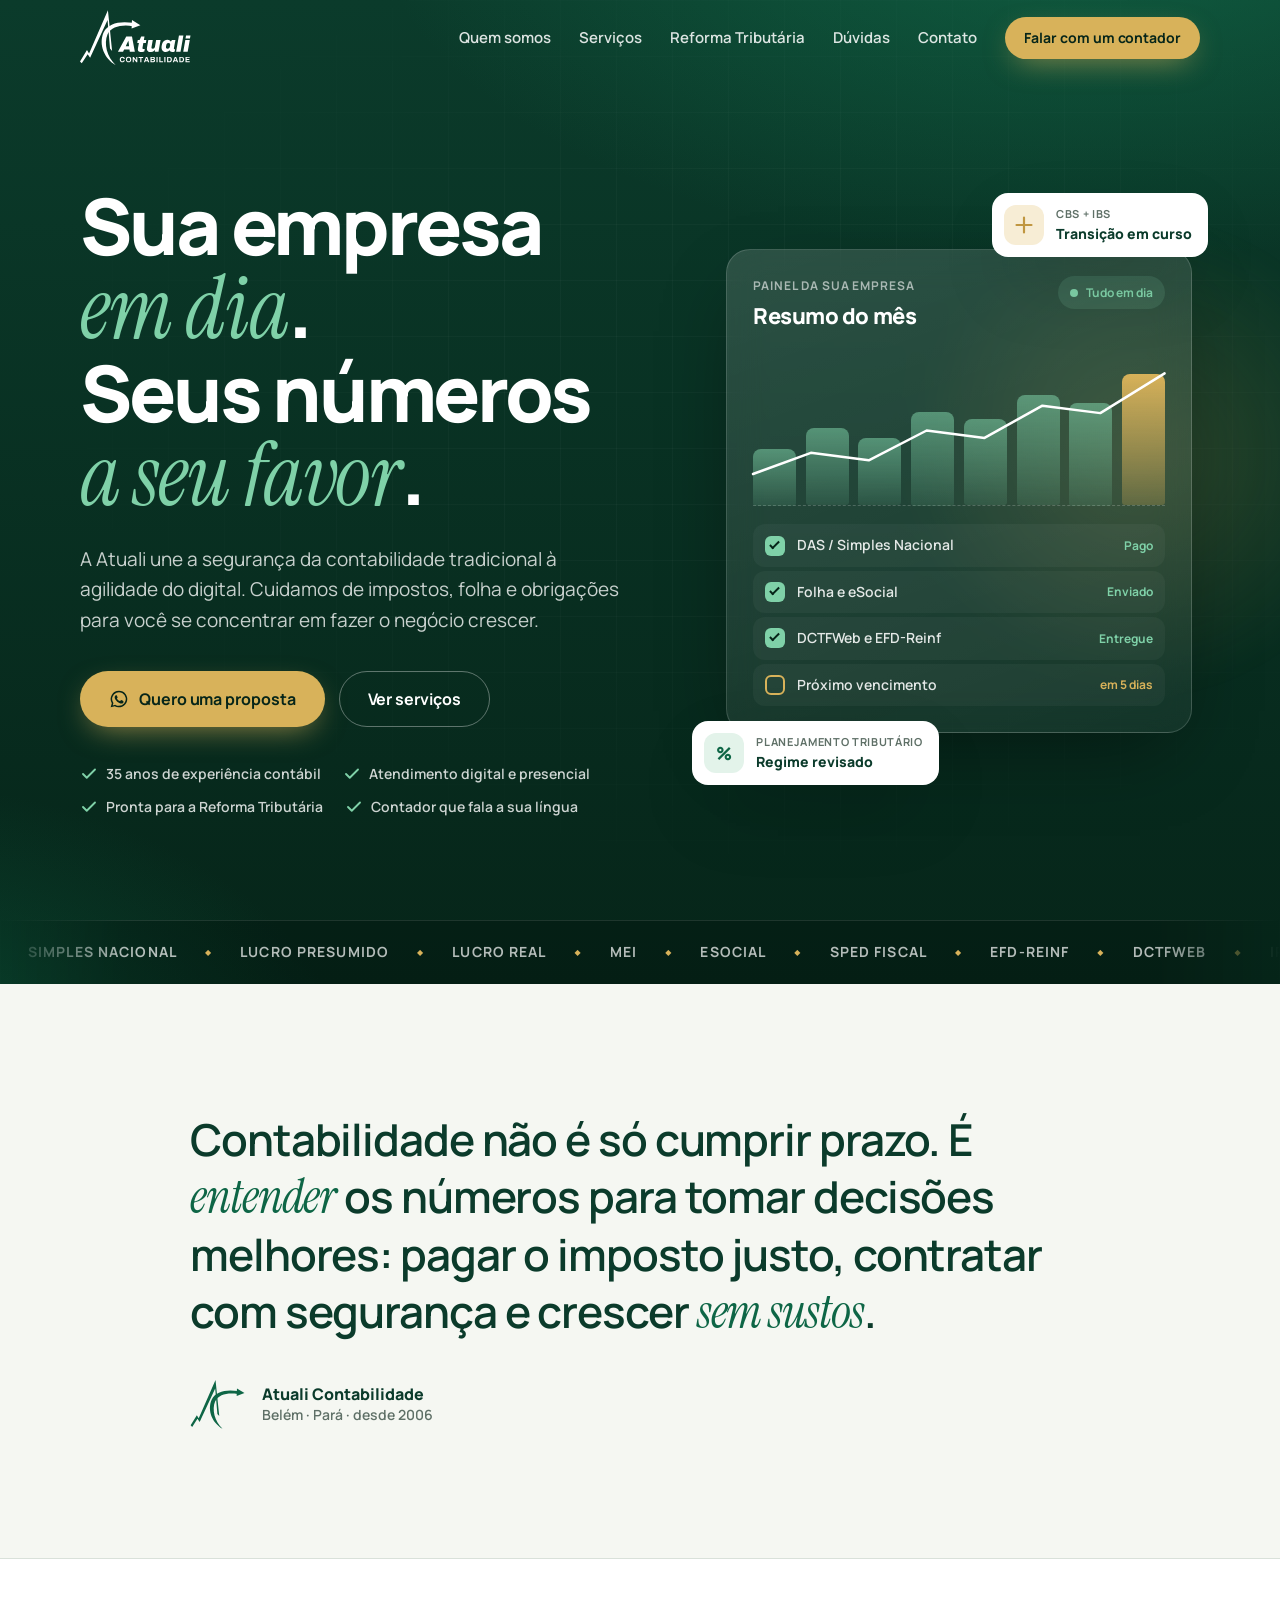
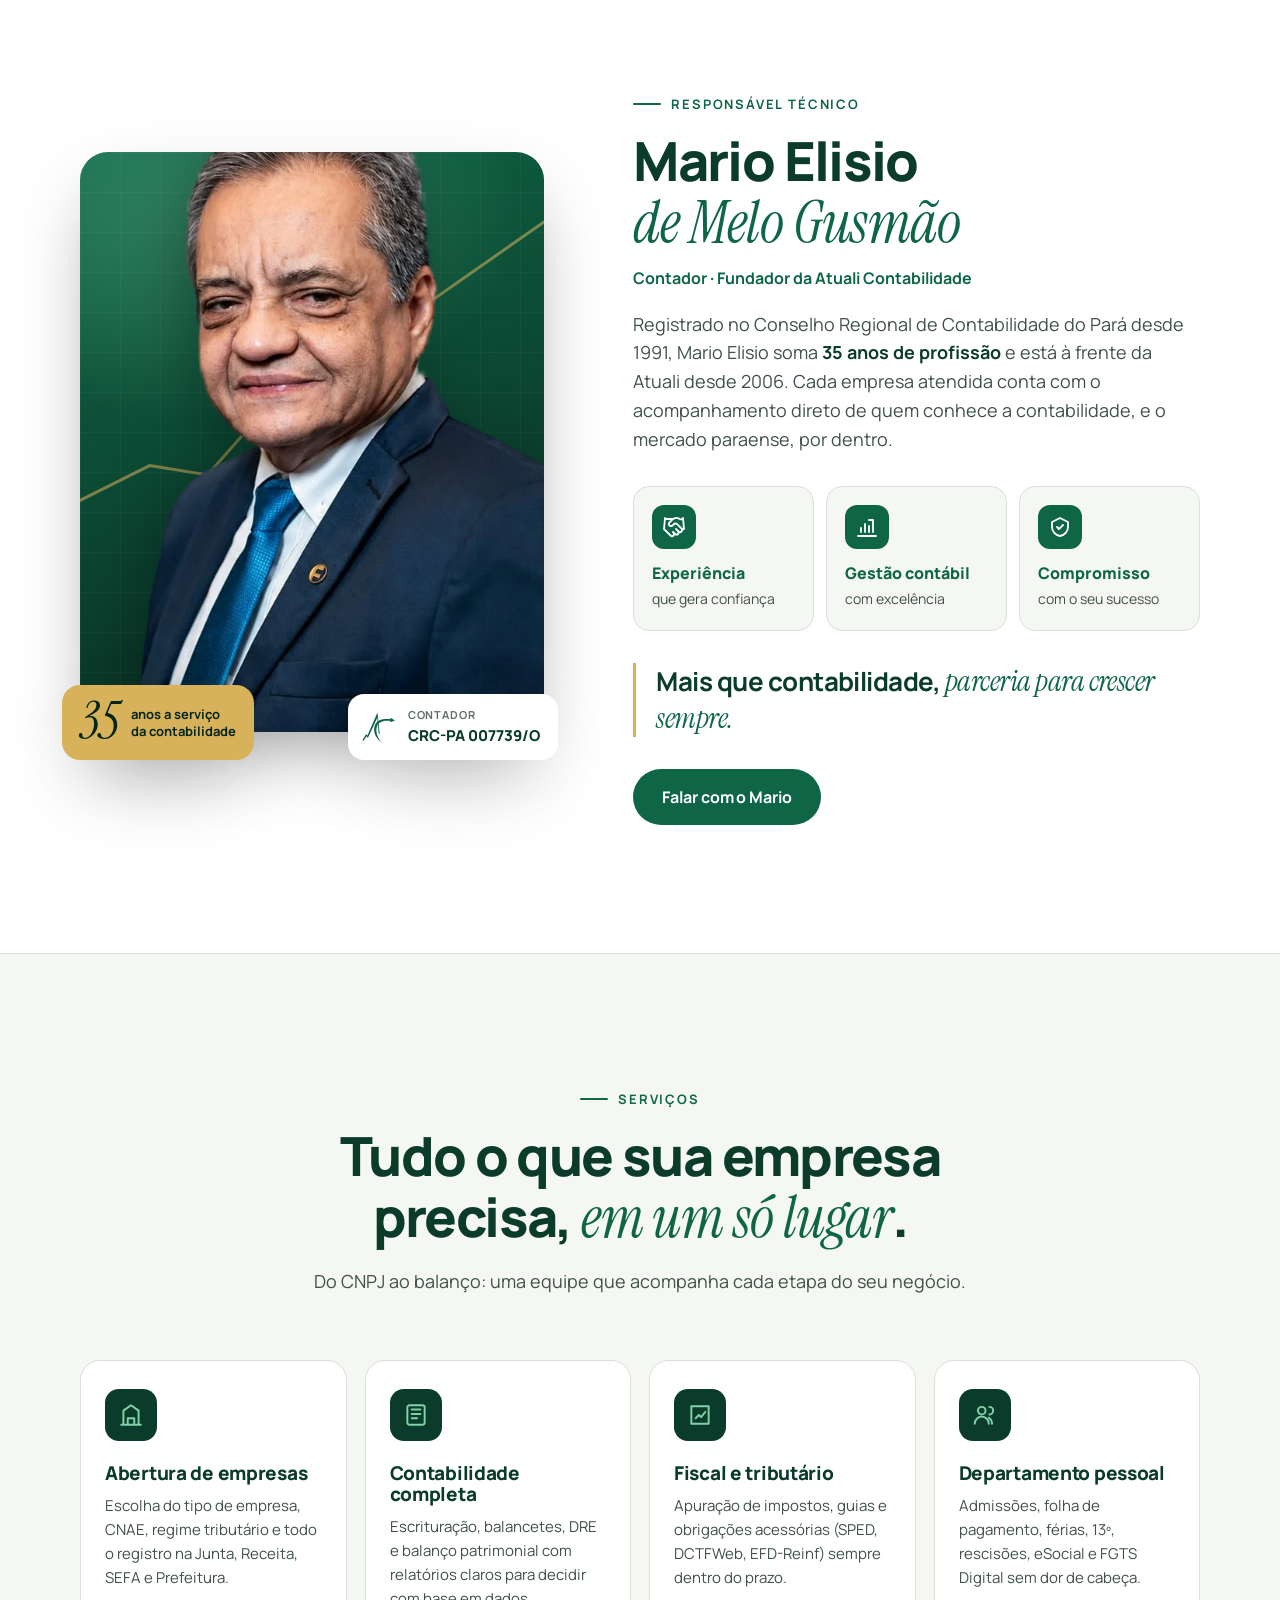
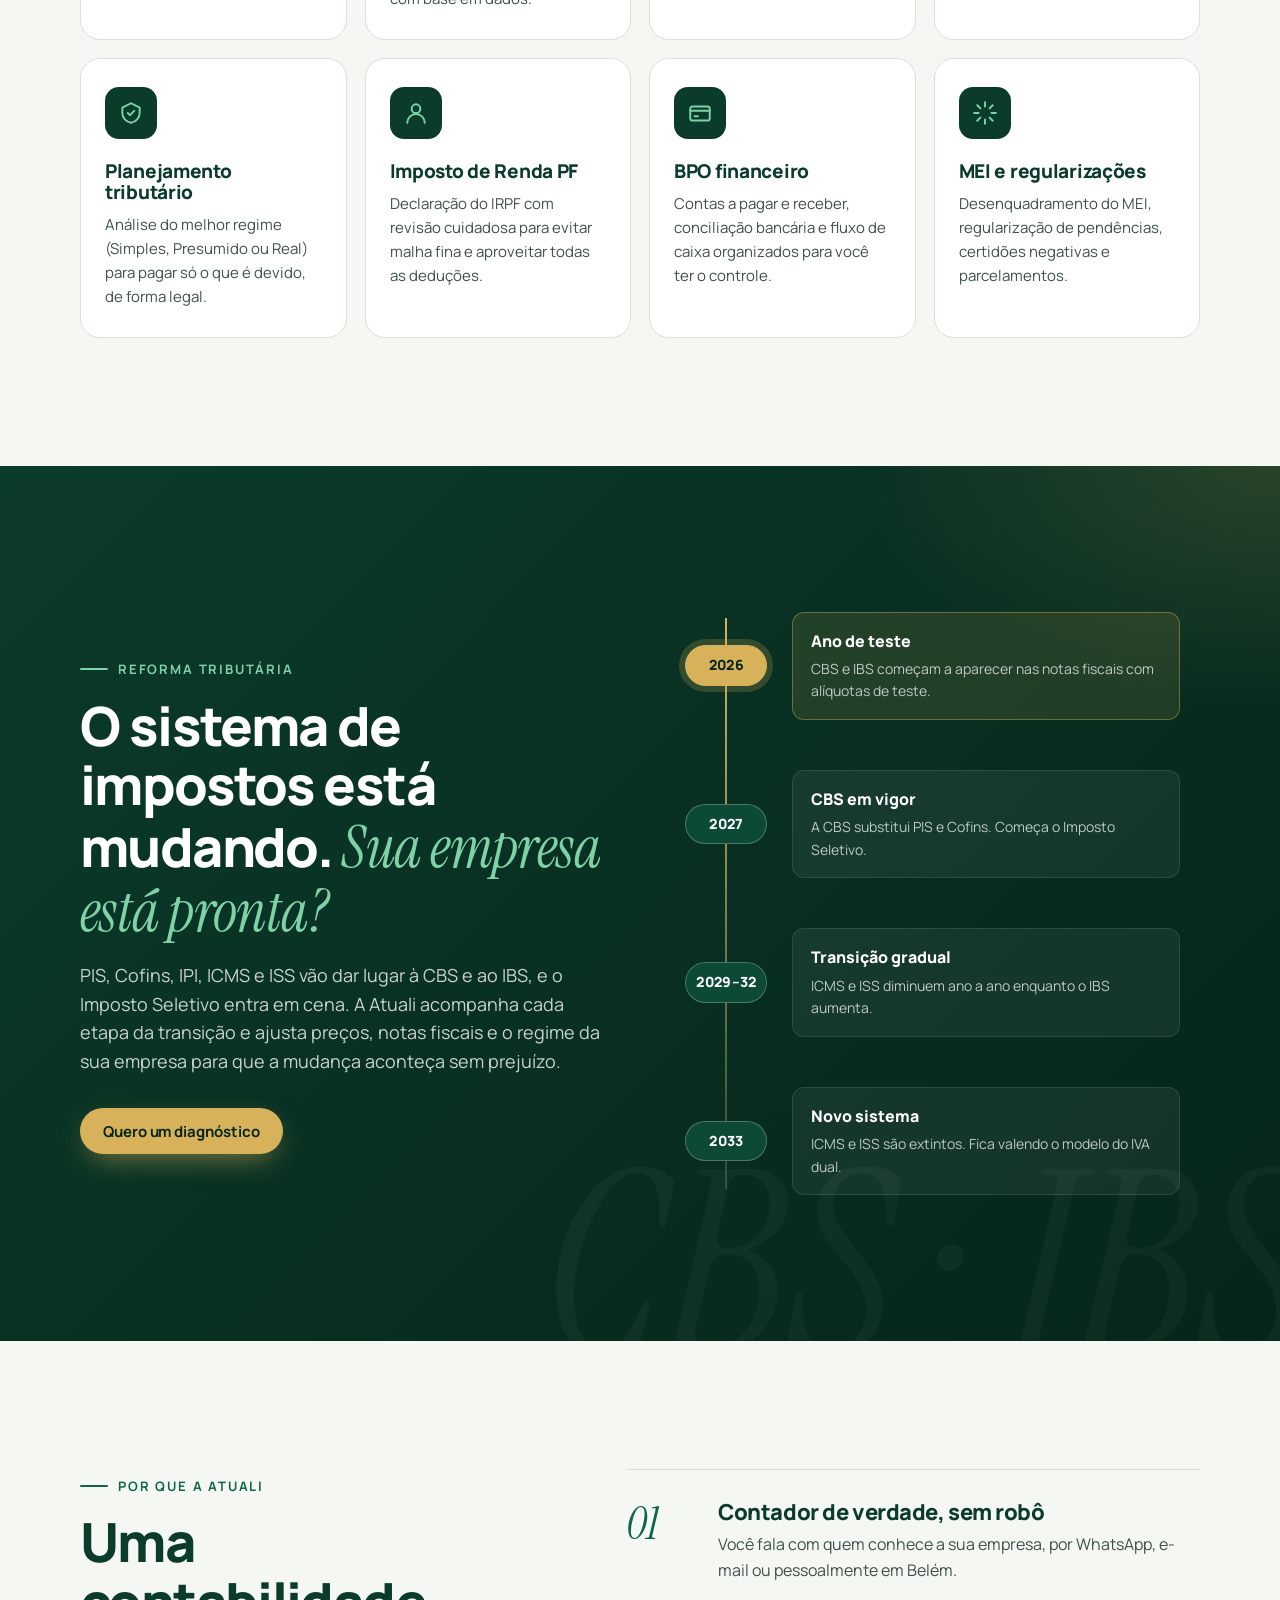
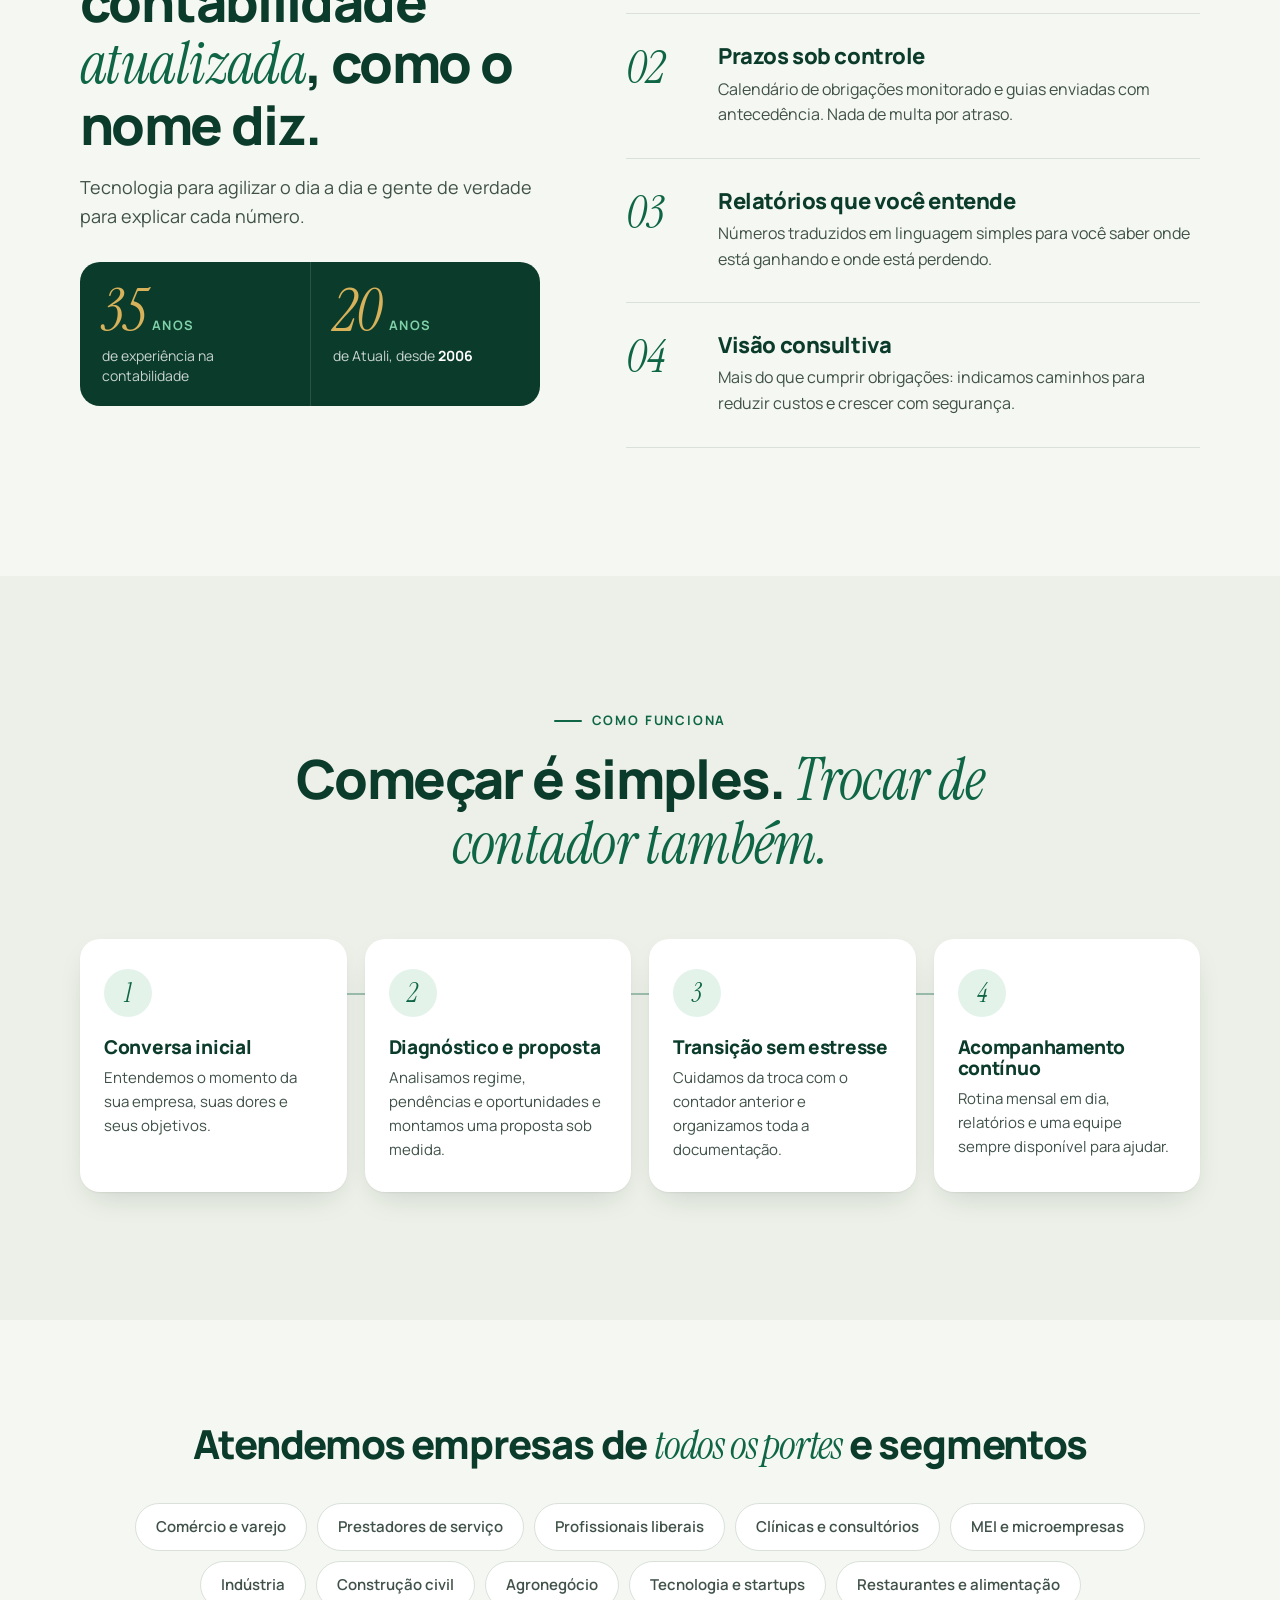
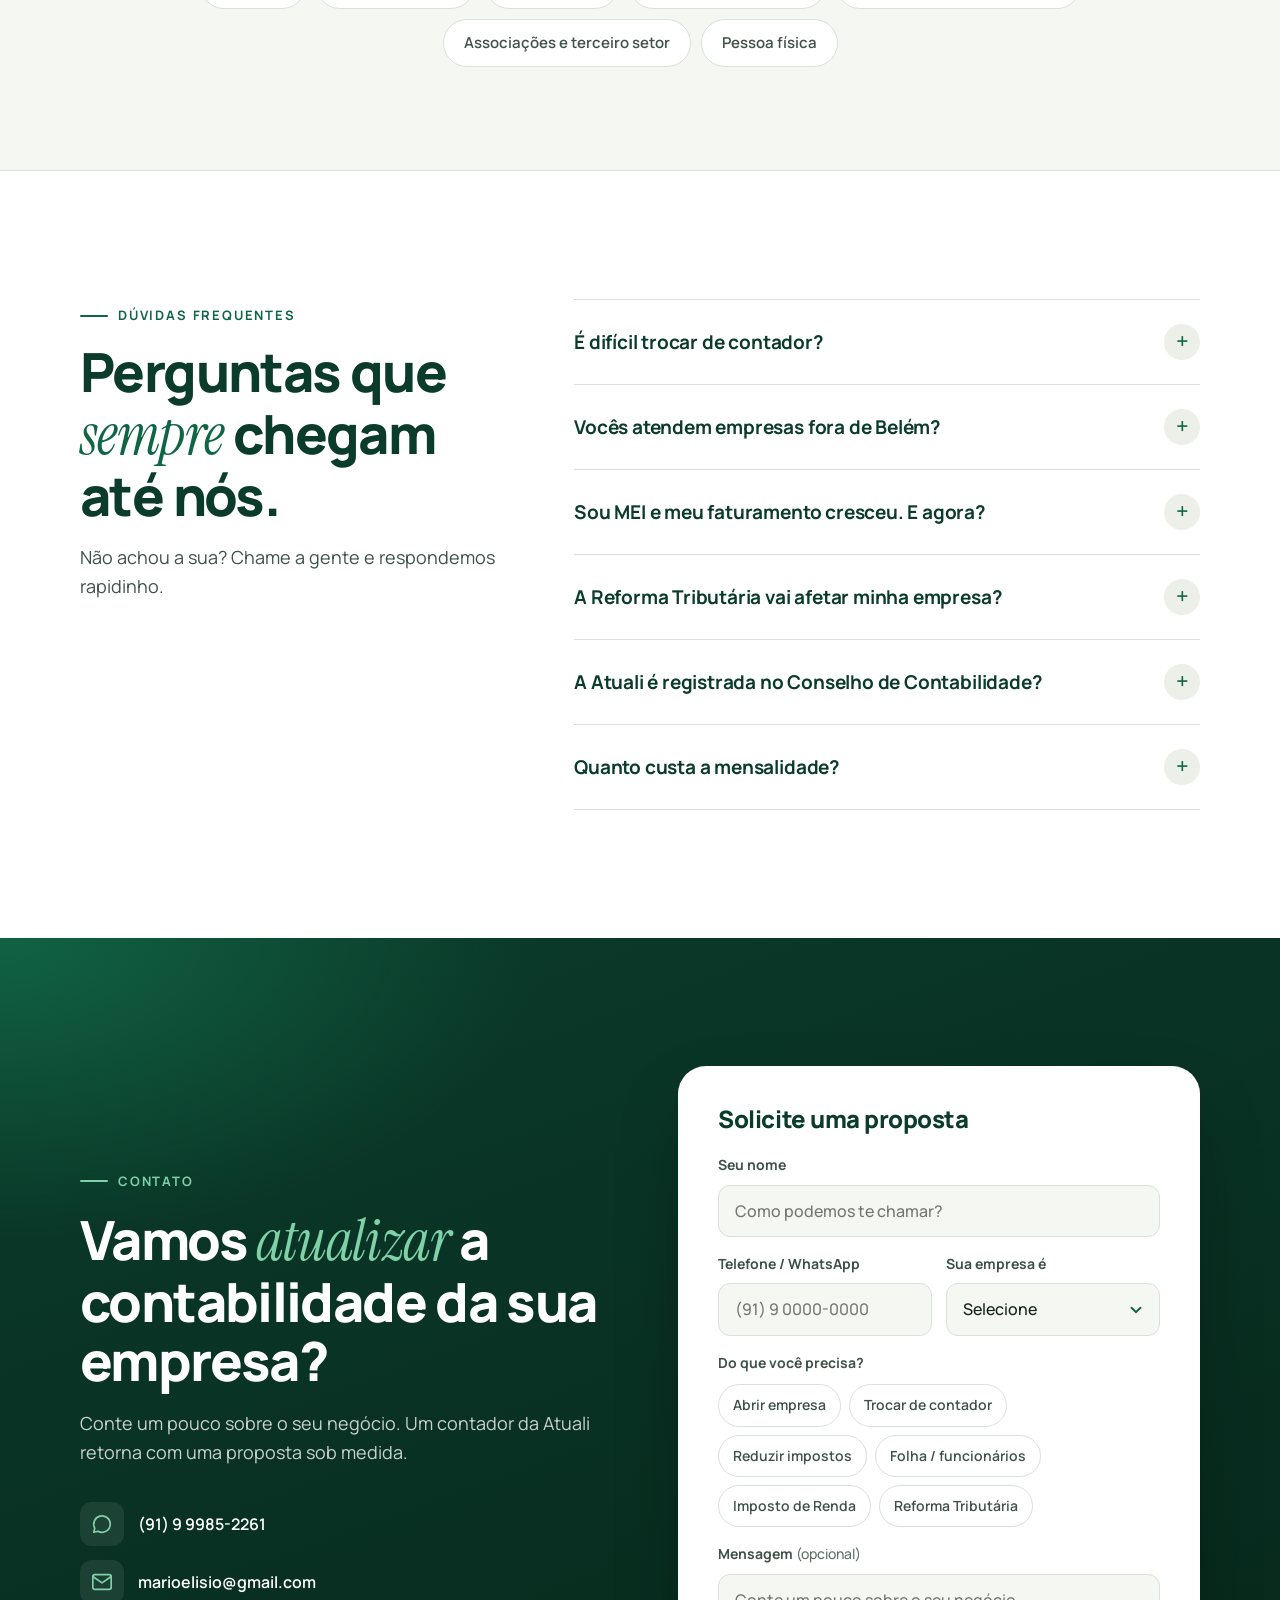
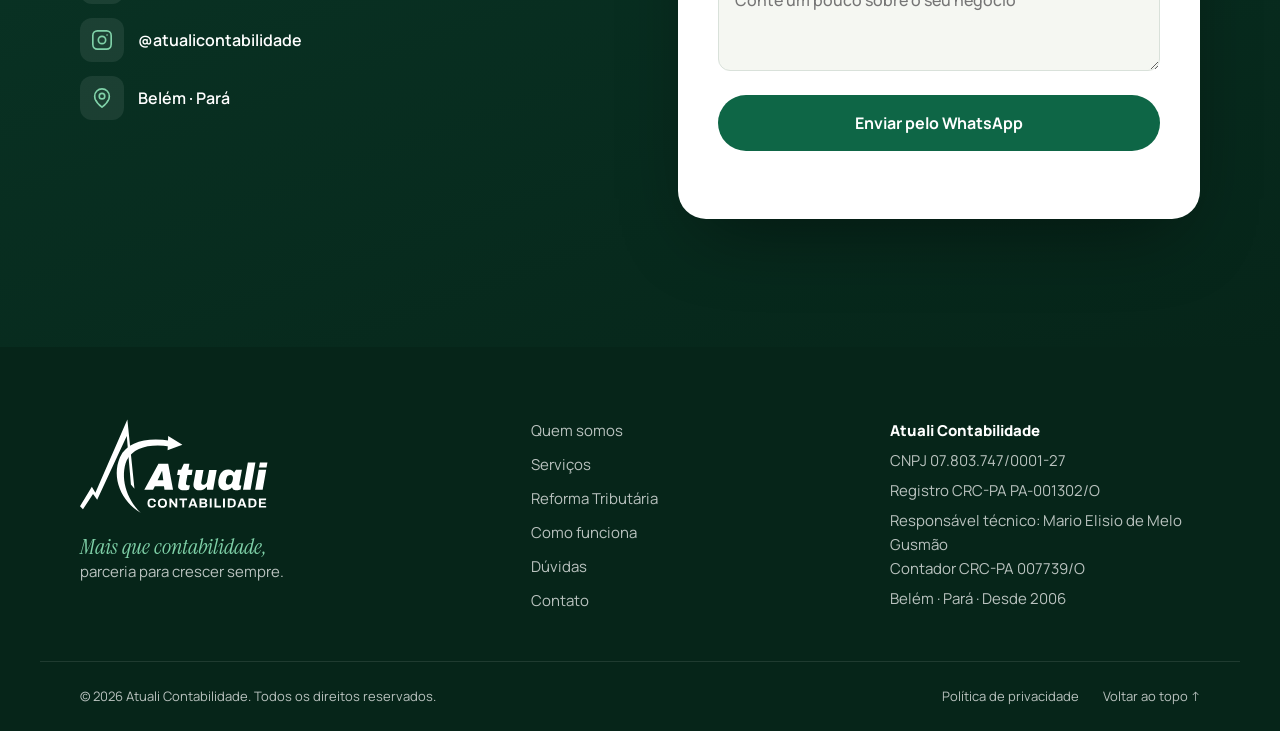
<file: index.html>
<!DOCTYPE html>
<html lang="pt-BR" class="no-js">
<head>
  <meta charset="UTF-8">
  <meta name="viewport" content="width=device-width, initial-scale=1, viewport-fit=cover">
  <title>Atuali Contabilidade | Contabilidade em Belém - PA</title>
  <meta name="description" content="Atuali Contabilidade em Belém (PA) desde 2006: abertura de empresas, fiscal, departamento pessoal, imposto de renda e Reforma Tributária.">
  <link rel="canonical" href="https://atualicontabilidade.com.br/">
  <meta name="robots" content="index, follow, max-image-preview:large">
  <meta name="theme-color" content="#0B3B2B">
  <link rel="icon" href="/favicon.ico" sizes="48x48">
  <link rel="icon" href="/favicon.svg" type="image/svg+xml">
  <link rel="apple-touch-icon" href="/assets/img/apple-touch-icon.png">
  <link rel="manifest" href="/site.webmanifest">

  <meta property="og:type" content="website">
  <meta property="og:locale" content="pt_BR">
  <meta property="og:site_name" content="Atuali Contabilidade">
  <meta property="og:url" content="https://atualicontabilidade.com.br/">
  <meta property="og:title" content="Atuali Contabilidade | Belém - PA">
  <meta property="og:description" content="Contabilidade consultiva para empresas que querem crescer com os números em dia.">
  <meta property="og:image" content="https://atualicontabilidade.com.br/assets/img/og-image.jpg">
  <meta property="og:image:type" content="image/jpeg">
  <meta property="og:image:width" content="1200">
  <meta property="og:image:height" content="630">
  <meta property="og:image:alt" content="Logo da Atuali Contabilidade e foto do contador Mario Elisio de Melo Gusmão, com o selo de 35 anos a serviço da contabilidade">
  <meta name="twitter:card" content="summary_large_image">
  <meta name="twitter:title" content="Atuali Contabilidade | Belém - PA">
  <meta name="twitter:description" content="Contabilidade consultiva para empresas que querem crescer com os números em dia.">
  <meta name="twitter:image" content="https://atualicontabilidade.com.br/assets/img/og-image.jpg">
  <meta name="twitter:image:alt" content="Logo da Atuali Contabilidade e foto do contador Mario Elisio de Melo Gusmão, com o selo de 35 anos a serviço da contabilidade">

  <link rel="preload" href="/assets/fonts/manrope-normal-latin.woff2" as="font" type="font/woff2" crossorigin>
  <link rel="stylesheet" href="/assets/css/fonts.css">
  <link rel="stylesheet" href="/assets/css/styles.css">

  <script type="application/ld+json">
  {
    "@context": "https://schema.org",
    "@graph": [
      {
        "@type": "AccountingService",
        "@id": "https://atualicontabilidade.com.br/#empresa",
        "name": "Atuali Contabilidade",
        "legalName": "Mario Elisio de Melo Gusmao",
        "url": "https://atualicontabilidade.com.br/",
        "logo": "https://atualicontabilidade.com.br/assets/logo/atuali-contabilidade-logo.png",
        "image": "https://atualicontabilidade.com.br/assets/img/og-image.jpg",
        "description": "Contabilidade consultiva em Belém (PA): abertura de empresas, fiscal, departamento pessoal, imposto de renda, planejamento tributário e Reforma Tributária.",
        "slogan": "Mais que contabilidade, parceria para crescer sempre.",
        "foundingDate": "2006",
        "taxID": "07.803.747/0001-27",
        "telephone": "+55-91-99985-2261",
        "email": "marioelisio@gmail.com",
        "sameAs": ["https://www.instagram.com/atualicontabilidade"],
        "areaServed": { "@type": "City", "name": "Belém" },
        "address": {
          "@type": "PostalAddress",
          "addressLocality": "Belém",
          "addressRegion": "PA",
          "addressCountry": "BR"
        },
        "founder": { "@id": "https://atualicontabilidade.com.br/#mario-elisio" }
      },
      {
        "@type": "Person",
        "@id": "https://atualicontabilidade.com.br/#mario-elisio",
        "name": "Mario Elisio de Melo Gusmão",
        "jobTitle": "Contador - CRC-PA 007739/O",
        "image": "https://atualicontabilidade.com.br/assets/img/mario-elisio-gusmao.png",
        "worksFor": { "@id": "https://atualicontabilidade.com.br/#empresa" }
      },
      {
        "@type": "WebSite",
        "@id": "https://atualicontabilidade.com.br/#site",
        "url": "https://atualicontabilidade.com.br/",
        "name": "Atuali Contabilidade",
        "inLanguage": "pt-BR",
        "publisher": { "@id": "https://atualicontabilidade.com.br/#empresa" }
      }
    ]
  }
  </script>
  <script type="application/ld+json">
{
  "@context": "https://schema.org",
  "@type": "FAQPage",
  "@id": "https://atualicontabilidade.com.br/#faq",
  "mainEntity": [
    {
      "@type": "Question",
      "name": "É difícil trocar de contador?",
      "acceptedAnswer": {
        "@type": "Answer",
        "text": "Não. Nós cuidamos de todo o processo: pedimos a documentação ao contador anterior, conferimos pendências e assumimos a rotina sem interromper as obrigações da sua empresa."
      }
    },
    {
      "@type": "Question",
      "name": "Vocês atendem empresas fora de Belém?",
      "acceptedAnswer": {
        "@type": "Answer",
        "text": "Sim. Nossa sede é em Belém (PA), mas o atendimento digital permite acompanhar empresas de todo o Pará e de outros estados."
      }
    },
    {
      "@type": "Question",
      "name": "Sou MEI e meu faturamento cresceu. E agora?",
      "acceptedAnswer": {
        "@type": "Answer",
        "text": "Avaliamos se é hora de migrar para microempresa, qual regime faz mais sentido e cuidamos do desenquadramento para você não ser pego de surpresa com cobranças retroativas."
      }
    },
    {
      "@type": "Question",
      "name": "A Reforma Tributária vai afetar minha empresa?",
      "acceptedAnswer": {
        "@type": "Answer",
        "text": "Vai afetar praticamente todas as empresas, inclusive as do Simples Nacional, em preços, notas fiscais e créditos de impostos. Fazemos um diagnóstico para preparar sua empresa para cada fase da transição."
      }
    },
    {
      "@type": "Question",
      "name": "A Atuali é registrada no Conselho de Contabilidade?",
      "acceptedAnswer": {
        "@type": "Answer",
        "text": "Sim. A Atuali Contabilidade tem registro no CRC-PA sob o nº PA-001302/O, com responsabilidade técnica do contador Mario Elisio de Melo Gusmão (CRC-PA 007739/O), registrado desde 1991."
      }
    },
    {
      "@type": "Question",
      "name": "Quanto custa a mensalidade?",
      "acceptedAnswer": {
        "@type": "Answer",
        "text": "O valor depende do regime tributário, do número de funcionários e do volume de movimentação. Fale com a gente para receber uma proposta personalizada, sem compromisso."
      }
    }
  ]
}
  </script>
</head>
<body id="topo">
  <a class="skip" href="#conteudo">Pular para o conteúdo</a>

  <!-- ============ HEADER ============ -->
  <header class="header">
    <div class="container header__inner">
      <a href="#topo" class="header__logo" aria-label="Atuali Contabilidade, voltar ao topo">
        <img src="assets/logo/atuali-contabilidade-logo-branco.svg" alt="Atuali Contabilidade" class="logo logo--light" width="112" height="56">
        <img src="assets/logo/atuali-contabilidade-logo.svg" alt="" class="logo logo--dark" width="112" height="56" aria-hidden="true">
      </a>

      <button class="burger" aria-label="Abrir menu" aria-expanded="false" aria-controls="menu">
        <span></span><span></span><span></span>
      </button>

      <nav class="nav" id="menu" aria-label="Menu principal">
        <a href="#quem-somos">Quem somos</a>
        <a href="#servicos">Serviços</a>
        <a href="#reforma">Reforma Tributária</a>
        <a href="#duvidas">Dúvidas</a>
        <a href="#contato">Contato</a>
        <a href="#contato" class="btn btn--gold nav__cta" data-whatsapp data-cta="menu">Falar com um contador</a>
      </nav>
    </div>
  </header>

  <main id="conteudo">
    <!-- ============ HERO ============ -->
    <section class="hero">
      <div class="hero__grid" aria-hidden="true"></div>
      <div class="hero__glow" aria-hidden="true"></div>

      <div class="container hero__inner">
        <div class="hero__copy">
          <h1 class="hero__title">
            Sua empresa <em>em dia</em>.<br>
            Seus números <em>a seu favor</em>.
          </h1>
          <p class="hero__lead">
            A Atuali une a segurança da contabilidade tradicional à agilidade do digital.
            Cuidamos de impostos, folha e obrigações para você se concentrar em fazer o negócio crescer.
          </p>

          <div class="hero__actions">
            <a href="#contato" class="btn btn--gold btn--lg" data-whatsapp data-cta="topo">
              <svg viewBox="0 0 24 24" aria-hidden="true"><path d="M12 2a10 10 0 0 0-8.6 15.1L2 22l5-1.3A10 10 0 1 0 12 2Zm0 18.2a8.2 8.2 0 0 1-4.2-1.1l-.3-.2-3 .8.8-2.9-.2-.3A8.2 8.2 0 1 1 12 20.2Zm4.5-6.1c-.2-.1-1.5-.7-1.7-.8-.2-.1-.4-.1-.6.1l-.8 1c-.1.2-.3.2-.5.1a6.7 6.7 0 0 1-3.3-2.9c-.3-.4.2-.4.7-1.4.1-.2 0-.3 0-.4l-.8-1.8c-.2-.5-.4-.4-.6-.4h-.5a1 1 0 0 0-.7.3 3 3 0 0 0-.9 2.2 5.2 5.2 0 0 0 1.1 2.7 11.8 11.8 0 0 0 4.5 4c1.7.7 2.3.8 3.2.6.5-.1 1.5-.6 1.7-1.2.2-.6.2-1.1.2-1.2l-.5-.3Z"/></svg>
              Quero uma proposta
            </a>
            <a href="#servicos" class="btn btn--ghost btn--lg">Ver serviços</a>
          </div>

          <ul class="hero__chips">
            <li><svg viewBox="0 0 24 24" aria-hidden="true"><path d="M20 6 9 17l-5-5"/></svg><span><span data-anos-crc>35</span> anos de experiência contábil</span></li>
            <li><svg viewBox="0 0 24 24" aria-hidden="true"><path d="M20 6 9 17l-5-5"/></svg>Atendimento digital e presencial</li>
            <li><svg viewBox="0 0 24 24" aria-hidden="true"><path d="M20 6 9 17l-5-5"/></svg>Pronta para a Reforma Tributária</li>
            <li><svg viewBox="0 0 24 24" aria-hidden="true"><path d="M20 6 9 17l-5-5"/></svg>Contador que fala a sua língua</li>
          </ul>
        </div>

        <!-- Painel ilustrativo -->
        <div class="hero__visual" aria-hidden="true">
          <div class="panel">
            <div class="panel__head">
              <div>
                <span class="panel__label">Painel da sua empresa</span>
                <strong class="panel__title">Resumo do mês</strong>
              </div>
              <span class="status"><span class="status__dot"></span>Tudo em dia</span>
            </div>

            <div class="panel__chart">
              <div class="bars">
                <span style="--h:38%"></span><span style="--h:52%"></span><span style="--h:45%"></span>
                <span style="--h:63%"></span><span style="--h:58%"></span><span style="--h:74%"></span>
                <span style="--h:69%"></span><span style="--h:88%" class="is-hl"></span>
              </div>
              <svg class="trend" viewBox="0 0 320 120" preserveAspectRatio="none"><path d="M0 95 L45 78 L90 84 L135 60 L180 66 L225 40 L270 46 L320 14"/></svg>
            </div>

            <ul class="checklist">
              <li><span class="tick"></span>DAS / Simples Nacional<b>Pago</b></li>
              <li><span class="tick"></span>Folha e eSocial<b>Enviado</b></li>
              <li><span class="tick"></span>DCTFWeb e EFD-Reinf<b>Entregue</b></li>
              <li class="is-pending"><span class="tick"></span>Próximo vencimento<b>em 5 dias</b></li>
            </ul>
          </div>

          <div class="float float--a">
            <span class="float__icon">%</span>
            <div><small>Planejamento tributário</small><strong>Regime revisado</strong></div>
          </div>
          <div class="float float--b">
            <span class="float__icon float__icon--gold">
              <svg viewBox="0 0 24 24"><path d="M12 3v18M3 12h18"/></svg>
            </span>
            <div><small>CBS + IBS</small><strong>Transição em curso</strong></div>
          </div>
        </div>
      </div>

      <!-- Faixa de obrigações -->
      <div class="ticker" aria-hidden="true">
        <div class="ticker__track">
          <span>Simples Nacional</span><span>Lucro Presumido</span><span>Lucro Real</span><span>MEI</span><span>eSocial</span><span>SPED Fiscal</span><span>EFD-Reinf</span><span>DCTFWeb</span><span>IRPF</span><span>CBS &amp; IBS</span><span>Folha de pagamento</span><span>Nota Fiscal</span>
          <span>Simples Nacional</span><span>Lucro Presumido</span><span>Lucro Real</span><span>MEI</span><span>eSocial</span><span>SPED Fiscal</span><span>EFD-Reinf</span><span>DCTFWeb</span><span>IRPF</span><span>CBS &amp; IBS</span><span>Folha de pagamento</span><span>Nota Fiscal</span>
        </div>
      </div>
    </section>

    <!-- ============ MANIFESTO ============ -->
    <section class="manifesto section">
      <div class="container manifesto__inner reveal">
        <p class="manifesto__text">
          Contabilidade não é só cumprir prazo. É <em>entender</em> os números para
          tomar decisões melhores: pagar o imposto justo, contratar com segurança
          e crescer <em>sem sustos</em>.
        </p>
        <div class="manifesto__sign">
          <img src="assets/logo/atuali-simbolo.svg" alt="" width="56" height="51" loading="lazy" decoding="async">
          <span>Atuali Contabilidade<br><small>Belém · Pará · desde 2006</small></span>
        </div>
      </div>
    </section>

    <!-- ============ RESPONSÁVEL TÉCNICO ============ -->
    <section class="founder section" id="quem-somos">
      <div class="container founder__inner">
        <div class="founder__media reveal">
          <div class="founder__card">
            <svg class="founder__deco" viewBox="0 0 400 300" preserveAspectRatio="none" aria-hidden="true">
              <path d="M0 260 L60 230 L110 238 L170 170 L230 182 L300 90 L400 20"/>
            </svg>
            <picture>
              <source srcset="assets/img/mario-elisio-gusmao.webp" type="image/webp">
              <img src="assets/img/mario-elisio-gusmao.png" alt="Mario Elisio de Melo Gusmão, contador e responsável técnico da Atuali Contabilidade" width="538" height="811" loading="lazy" decoding="async">
            </picture>
          </div>
          <div class="founder__badge">
            <strong><span data-anos-crc>35</span></strong>
            <span>anos a serviço<br>da contabilidade</span>
          </div>
          <div class="founder__crc">
            <img src="assets/logo/atuali-simbolo.svg" alt="" width="34" height="31" loading="lazy" decoding="async">
            <div><small>Contador</small><strong>CRC-PA 007739/O</strong></div>
          </div>
        </div>

        <div class="founder__copy reveal">
          <p class="eyebrow">Responsável técnico</p>
          <h2 class="section__title">Mario Elisio <em>de Melo Gusmão</em></h2>
          <p class="founder__role">Contador · Fundador da Atuali Contabilidade</p>
          <p class="section__lead">
            Registrado no Conselho Regional de Contabilidade do Pará desde 1991, Mario Elisio soma
            <b><span data-anos-crc>35</span> anos de profissão</b> e está à frente da Atuali desde 2006.
            Cada empresa atendida conta com o acompanhamento direto de quem conhece a
            contabilidade, e o mercado paraense, por dentro.
          </p>

          <ul class="pillars">
            <li>
              <span class="pillars__icon"><svg viewBox="0 0 24 24"><path d="m11 17 2 2a1 1 0 1 0 3-3"/><path d="m14 14 2.5 2.5a1 1 0 1 0 3-3l-3.9-3.9a3 3 0 0 0-4.2 0l-.9.9a1 1 0 1 1-3-3l2.8-2.8a5.8 5.8 0 0 1 7.1-.9l.5.3a2 2 0 0 0 1.4.2L21 4"/><path d="m21 3 1 11h-2M3 3 2 14l6.5 6.5a1 1 0 1 0 3-3M3 4h8"/></svg></span>
              <div><strong>Experiência</strong><span>que gera confiança</span></div>
            </li>
            <li>
              <span class="pillars__icon"><svg viewBox="0 0 24 24"><path d="M3 21h18M6 17v-4M10 17V9M14 17v-6M18 17V5M14 5h4v4"/></svg></span>
              <div><strong>Gestão contábil</strong><span>com excelência</span></div>
            </li>
            <li>
              <span class="pillars__icon"><svg viewBox="0 0 24 24"><path d="M12 3 4 7v5c0 4.5 3.4 8.3 8 9 4.6-.7 8-4.5 8-9V7l-8-4Z"/><path d="m9 12 2 2 4-4"/></svg></span>
              <div><strong>Compromisso</strong><span>com o seu sucesso</span></div>
            </li>
          </ul>

          <blockquote class="founder__quote">
            <p>Mais que contabilidade, <em>parceria para crescer sempre.</em></p>
          </blockquote>

          <a href="#contato" class="btn btn--green btn--lg" data-whatsapp data-cta="quem-somos">Falar com o Mario</a>
        </div>
      </div>
    </section>

    <!-- ============ SERVIÇOS ============ -->
    <section class="services section" id="servicos">
      <div class="container">
        <header class="section__head reveal">
          <p class="eyebrow">Serviços</p>
          <h2 class="section__title">Tudo o que sua empresa precisa, <em>em um só lugar</em>.</h2>
          <p class="section__lead">Do CNPJ ao balanço: uma equipe que acompanha cada etapa do seu negócio.</p>
        </header>

        <div class="cards">
          <article class="card reveal">
            <span class="card__icon"><svg viewBox="0 0 24 24"><path d="M3 21h18M5 21V8l7-5 7 5v13M9 21v-6h6v6"/></svg></span>
            <h3>Abertura de empresas</h3>
            <p>Escolha do tipo de empresa, CNAE, regime tributário e todo o registro na Junta, Receita, SEFA e Prefeitura.</p>
          </article>
          <article class="card reveal">
            <span class="card__icon"><svg viewBox="0 0 24 24"><rect x="4" y="3" width="16" height="18" rx="2"/><path d="M8 7h8M8 11h8M8 15h5"/></svg></span>
            <h3>Contabilidade completa</h3>
            <p>Escrituração, balancetes, DRE e balanço patrimonial com relatórios claros para decidir com base em dados.</p>
          </article>
          <article class="card reveal">
            <span class="card__icon"><svg viewBox="0 0 24 24"><path d="M4 4h16v16H4z"/><path d="m8 15 3-3 2 2 4-5"/></svg></span>
            <h3>Fiscal e tributário</h3>
            <p>Apuração de impostos, guias e obrigações acessórias (SPED, DCTFWeb, EFD-Reinf) sempre dentro do prazo.</p>
          </article>
          <article class="card reveal">
            <span class="card__icon"><svg viewBox="0 0 24 24"><circle cx="9" cy="8" r="3.5"/><path d="M2.5 20a6.5 6.5 0 0 1 13 0M16 4.5a3.5 3.5 0 0 1 0 7M18.5 20a6.5 6.5 0 0 0-3-5.5"/></svg></span>
            <h3>Departamento pessoal</h3>
            <p>Admissões, folha de pagamento, férias, 13º, rescisões, eSocial e FGTS Digital sem dor de cabeça.</p>
          </article>
          <article class="card reveal">
            <span class="card__icon"><svg viewBox="0 0 24 24"><path d="M12 3 4 7v5c0 4.5 3.4 8.3 8 9 4.6-.7 8-4.5 8-9V7l-8-4Z"/><path d="m9 12 2 2 4-4"/></svg></span>
            <h3>Planejamento tributário</h3>
            <p>Análise do melhor regime (Simples, Presumido ou Real) para pagar só o que é devido, de forma legal.</p>
          </article>
          <article class="card reveal">
            <span class="card__icon"><svg viewBox="0 0 24 24"><circle cx="12" cy="8" r="4"/><path d="M4 21a8 8 0 0 1 16 0"/></svg></span>
            <h3>Imposto de Renda PF</h3>
            <p>Declaração do IRPF com revisão cuidadosa para evitar malha fina e aproveitar todas as deduções.</p>
          </article>
          <article class="card reveal">
            <span class="card__icon"><svg viewBox="0 0 24 24"><rect x="3" y="6" width="18" height="13" rx="2"/><path d="M3 10h18M7 15h3"/></svg></span>
            <h3>BPO financeiro</h3>
            <p>Contas a pagar e receber, conciliação bancária e fluxo de caixa organizados para você ter o controle.</p>
          </article>
          <article class="card reveal">
            <span class="card__icon"><svg viewBox="0 0 24 24"><path d="M12 2v4M12 18v4M4.9 4.9l2.8 2.8M16.3 16.3l2.8 2.8M2 12h4M18 12h4M4.9 19.1l2.8-2.8M16.3 7.7l2.8-2.8"/></svg></span>
            <h3>MEI e regularizações</h3>
            <p>Desenquadramento do MEI, regularização de pendências, certidões negativas e parcelamentos.</p>
          </article>
        </div>
      </div>
    </section>

    <!-- ============ REFORMA TRIBUTÁRIA ============ -->
    <section class="reform section" id="reforma">
      <div class="container reform__inner">
        <div class="reform__copy reveal">
          <p class="eyebrow eyebrow--light">Reforma Tributária</p>
          <h2 class="section__title section__title--light">O sistema de impostos está mudando. <em>Sua empresa está pronta?</em></h2>
          <p class="section__lead section__lead--light">
            PIS, Cofins, IPI, ICMS e ISS vão dar lugar à CBS e ao IBS, e o Imposto Seletivo entra em cena.
            A Atuali acompanha cada etapa da transição e ajusta preços, notas fiscais e o regime da sua empresa
            para que a mudança aconteça sem prejuízo.
          </p>
          <a href="#contato" class="btn btn--gold" data-whatsapp data-cta="reforma">Quero um diagnóstico</a>
        </div>

        <ol class="timeline reveal">
          <li class="is-now">
            <span class="timeline__year">2026</span>
            <div><strong>Ano de teste</strong><p>CBS e IBS começam a aparecer nas notas fiscais com alíquotas de teste.</p></div>
          </li>
          <li>
            <span class="timeline__year">2027</span>
            <div><strong>CBS em vigor</strong><p>A CBS substitui PIS e Cofins. Começa o Imposto Seletivo.</p></div>
          </li>
          <li>
            <span class="timeline__year">2029–32</span>
            <div><strong>Transição gradual</strong><p>ICMS e ISS diminuem ano a ano enquanto o IBS aumenta.</p></div>
          </li>
          <li>
            <span class="timeline__year">2033</span>
            <div><strong>Novo sistema</strong><p>ICMS e ISS são extintos. Fica valendo o modelo do IVA dual.</p></div>
          </li>
        </ol>
      </div>
    </section>

    <!-- ============ DIFERENCIAIS ============ -->
    <section class="why section">
      <div class="container why__inner">
        <header class="section__head section__head--left reveal">
          <p class="eyebrow">Por que a Atuali</p>
          <h2 class="section__title">Uma contabilidade <em>atualizada</em>, como o nome diz.</h2>
          <p class="section__lead">Tecnologia para agilizar o dia a dia e gente de verdade para explicar cada número.</p>
          <div class="since">
            <div><strong><span data-anos-crc>35</span><small>anos</small></strong><span>de experiência na contabilidade</span></div>
            <div><strong><span data-anos>20</span><small>anos</small></strong><span>de Atuali, desde <b>2006</b></span></div>
          </div>
        </header>

        <div class="why__list">
          <div class="feature reveal">
            <span class="feature__n">01</span>
            <div><h3>Contador de verdade, sem robô</h3><p>Você fala com quem conhece a sua empresa, por WhatsApp, e-mail ou pessoalmente em Belém.</p></div>
          </div>
          <div class="feature reveal">
            <span class="feature__n">02</span>
            <div><h3>Prazos sob controle</h3><p>Calendário de obrigações monitorado e guias enviadas com antecedência. Nada de multa por atraso.</p></div>
          </div>
          <div class="feature reveal">
            <span class="feature__n">03</span>
            <div><h3>Relatórios que você entende</h3><p>Números traduzidos em linguagem simples para você saber onde está ganhando e onde está perdendo.</p></div>
          </div>
          <div class="feature reveal">
            <span class="feature__n">04</span>
            <div><h3>Visão consultiva</h3><p>Mais do que cumprir obrigações: indicamos caminhos para reduzir custos e crescer com segurança.</p></div>
          </div>
        </div>
      </div>
    </section>

    <!-- ============ COMO FUNCIONA ============ -->
    <section class="steps section" id="como-funciona">
      <div class="container">
        <header class="section__head reveal">
          <p class="eyebrow">Como funciona</p>
          <h2 class="section__title">Começar é simples. <em>Trocar de contador também.</em></h2>
        </header>

        <ol class="steps__list">
          <li class="step reveal">
            <span class="step__n">1</span>
            <h3>Conversa inicial</h3>
            <p>Entendemos o momento da sua empresa, suas dores e seus objetivos.</p>
          </li>
          <li class="step reveal">
            <span class="step__n">2</span>
            <h3>Diagnóstico e proposta</h3>
            <p>Analisamos regime, pendências e oportunidades e montamos uma proposta sob medida.</p>
          </li>
          <li class="step reveal">
            <span class="step__n">3</span>
            <h3>Transição sem estresse</h3>
            <p>Cuidamos da troca com o contador anterior e organizamos toda a documentação.</p>
          </li>
          <li class="step reveal">
            <span class="step__n">4</span>
            <h3>Acompanhamento contínuo</h3>
            <p>Rotina mensal em dia, relatórios e uma equipe sempre disponível para ajudar.</p>
          </li>
        </ol>
      </div>
    </section>

    <!-- ============ SEGMENTOS ============ -->
    <section class="segments section">
      <div class="container segments__inner reveal">
        <h2 class="segments__title">Atendemos empresas de <em>todos os portes</em> e segmentos</h2>
        <ul class="tags">
          <li>Comércio e varejo</li><li>Prestadores de serviço</li><li>Profissionais liberais</li>
          <li>Clínicas e consultórios</li><li>MEI e microempresas</li><li>Indústria</li>
          <li>Construção civil</li><li>Agronegócio</li><li>Tecnologia e startups</li>
          <li>Restaurantes e alimentação</li><li>Associações e terceiro setor</li><li>Pessoa física</li>
        </ul>
      </div>
    </section>

    <!-- ============ FAQ ============ -->
    <section class="faq section" id="duvidas">
      <div class="container faq__inner">
        <header class="section__head section__head--left reveal">
          <p class="eyebrow">Dúvidas frequentes</p>
          <h2 class="section__title">Perguntas que <em>sempre</em> chegam até nós.</h2>
          <p class="section__lead">Não achou a sua? Chame a gente e respondemos rapidinho.</p>
        </header>

        <div class="faq__list reveal">
          <details>
            <summary>É difícil trocar de contador?</summary>
            <p>Não. Nós cuidamos de todo o processo: pedimos a documentação ao contador anterior, conferimos pendências e assumimos a rotina sem interromper as obrigações da sua empresa.</p>
          </details>
          <details>
            <summary>Vocês atendem empresas fora de Belém?</summary>
            <p>Sim. Nossa sede é em Belém (PA), mas o atendimento digital permite acompanhar empresas de todo o Pará e de outros estados.</p>
          </details>
          <details>
            <summary>Sou MEI e meu faturamento cresceu. E agora?</summary>
            <p>Avaliamos se é hora de migrar para microempresa, qual regime faz mais sentido e cuidamos do desenquadramento para você não ser pego de surpresa com cobranças retroativas.</p>
          </details>
          <details>
            <summary>A Reforma Tributária vai afetar minha empresa?</summary>
            <p>Vai afetar praticamente todas as empresas, inclusive as do Simples Nacional, em preços, notas fiscais e créditos de impostos. Fazemos um diagnóstico para preparar sua empresa para cada fase da transição.</p>
          </details>
          <details>
            <summary>A Atuali é registrada no Conselho de Contabilidade?</summary>
            <p>Sim. A Atuali Contabilidade tem registro no CRC-PA sob o nº PA-001302/O, com responsabilidade técnica do contador Mario Elisio de Melo Gusmão (CRC-PA 007739/O), registrado desde 1991.</p>
          </details>
          <details>
            <summary>Quanto custa a mensalidade?</summary>
            <p>O valor depende do regime tributário, do número de funcionários e do volume de movimentação. Fale com a gente para receber uma proposta personalizada, sem compromisso.</p>
          </details>
        </div>
      </div>
    </section>

    <!-- ============ CONTATO ============ -->
    <section class="contact section" id="contato">
      <div class="container contact__inner">
        <div class="contact__copy reveal">
          <p class="eyebrow eyebrow--light">Contato</p>
          <h2 class="section__title section__title--light">Vamos <em>atualizar</em> a contabilidade da sua empresa?</h2>
          <p class="section__lead section__lead--light">Conte um pouco sobre o seu negócio. Um contador da Atuali retorna com uma proposta sob medida.</p>

          <ul class="contact__info">
            <li data-contact="whatsapp" hidden>
              <svg viewBox="0 0 24 24" aria-hidden="true"><path d="M21 12a9 9 0 0 1-13.4 7.9L3 21l1.1-4.6A9 9 0 1 1 21 12Z"/></svg>
              <a href="#" data-whatsapp data-cta="contato"></a>
            </li>
            <li data-contact="telefone" hidden>
              <svg viewBox="0 0 24 24" aria-hidden="true"><path d="M22 16.9v3a2 2 0 0 1-2.2 2 19.8 19.8 0 0 1-8.6-3.1 19.5 19.5 0 0 1-6-6A19.8 19.8 0 0 1 2.1 4.2 2 2 0 0 1 4.1 2h3a2 2 0 0 1 2 1.7c.1 1 .4 1.9.7 2.8a2 2 0 0 1-.5 2.1L8 9.9a16 16 0 0 0 6 6l1.3-1.3a2 2 0 0 1 2.1-.4c.9.3 1.8.6 2.8.7a2 2 0 0 1 1.7 2Z"/></svg>
              <a href="#"></a>
            </li>
            <li data-contact="email" hidden>
              <svg viewBox="0 0 24 24" aria-hidden="true"><rect x="2" y="4" width="20" height="16" rx="2"/><path d="m22 6-10 7L2 6"/></svg>
              <a href="#" data-cta="email"></a>
            </li>
            <li data-contact="instagram" hidden>
              <svg viewBox="0 0 24 24" aria-hidden="true"><rect x="2" y="2" width="20" height="20" rx="5"/><circle cx="12" cy="12" r="4"/><path d="M17.5 6.5h.01"/></svg>
              <a href="#" data-cta="instagram" target="_blank" rel="noopener"></a>
            </li>
            <li>
              <svg viewBox="0 0 24 24" aria-hidden="true"><path d="M20 10c0 6-8 12-8 12s-8-6-8-12a8 8 0 0 1 16 0Z"/><circle cx="12" cy="10" r="3"/></svg>
              <span data-contact-text="endereco">Belém · Pará</span>
            </li>
          </ul>
        </div>

        <form class="form reveal" id="form-contato" method="post" novalidate>
          <h3 class="form__title">Solicite uma proposta</h3>
          <div class="form__row">
            <label>Seu nome
              <input type="text" name="nome" autocomplete="name" required placeholder="Como podemos te chamar?">
            </label>
          </div>
          <div class="form__row form__row--2">
            <label>Telefone / WhatsApp
              <input type="tel" name="telefone" autocomplete="tel" inputmode="tel" required placeholder="(91) 9 0000-0000">
            </label>
            <label>Sua empresa é
              <select name="perfil" required>
                <option value="" disabled selected>Selecione</option>
                <option>Ainda vou abrir</option>
                <option>MEI</option>
                <option>Simples Nacional</option>
                <option>Lucro Presumido</option>
                <option>Lucro Real</option>
                <option>Pessoa física</option>
                <option>Não sei informar</option>
              </select>
            </label>
          </div>
          <fieldset class="form__row">
            <legend>Do que você precisa?</legend>
            <div class="pills">
              <label class="pill"><input type="checkbox" name="servico" value="Abrir empresa"><span>Abrir empresa</span></label>
              <label class="pill"><input type="checkbox" name="servico" value="Trocar de contador"><span>Trocar de contador</span></label>
              <label class="pill"><input type="checkbox" name="servico" value="Reduzir impostos"><span>Reduzir impostos</span></label>
              <label class="pill"><input type="checkbox" name="servico" value="Folha / funcionários"><span>Folha / funcionários</span></label>
              <label class="pill"><input type="checkbox" name="servico" value="Imposto de Renda"><span>Imposto de Renda</span></label>
              <label class="pill"><input type="checkbox" name="servico" value="Reforma Tributária"><span>Reforma Tributária</span></label>
            </div>
          </fieldset>
          <div class="form__row">
            <label>Mensagem <span class="opt">(opcional)</span>
              <textarea name="mensagem" rows="3" placeholder="Conte um pouco sobre o seu negócio"></textarea>
            </label>
          </div>
          <button type="submit" class="btn btn--green btn--lg btn--block">Enviar pelo WhatsApp</button>
          <p class="form__msg" role="status" aria-live="polite"></p>
        </form>
      </div>
    </section>
  </main>

  <!-- ============ FOOTER ============ -->
  <footer class="footer">
    <div class="container footer__inner">
      <div class="footer__brand">
        <img src="assets/logo/atuali-contabilidade-logo-branco.svg" alt="Atuali Contabilidade" width="190" height="95" loading="lazy" decoding="async">
        <p><em>Mais que contabilidade,</em><br>parceria para crescer sempre.</p>
      </div>
      <nav class="footer__nav" aria-label="Rodapé">
        <a href="#quem-somos">Quem somos</a>
        <a href="#servicos">Serviços</a>
        <a href="#reforma">Reforma Tributária</a>
        <a href="#como-funciona">Como funciona</a>
        <a href="#duvidas">Dúvidas</a>
        <a href="#contato">Contato</a>
      </nav>
      <div class="footer__legal">
        <strong>Atuali Contabilidade</strong>
        <span>CNPJ 07.803.747/0001-27</span>
        <span>Registro CRC-PA PA-001302/O</span>
        <span>Responsável técnico: Mario Elisio de Melo Gusmão<br>Contador CRC-PA 007739/O</span>
        <span>Belém · Pará · Desde 2006</span>
      </div>
    </div>
    <div class="container footer__bottom">
      <span>© <span id="ano">2026</span> Atuali Contabilidade. Todos os direitos reservados.</span>
      <span class="footer__links"><a href="/privacidade">Política de privacidade</a><a href="#topo">Voltar ao topo ↑</a></span>
    </div>
  </footer>

  <!-- Botão flutuante -->
  <a href="#contato" class="fab" data-whatsapp data-cta="flutuante" aria-label="Fale com a Atuali pelo WhatsApp">
    <svg viewBox="0 0 24 24" aria-hidden="true"><path d="M12 2a10 10 0 0 0-8.6 15.1L2 22l5-1.3A10 10 0 1 0 12 2Zm0 18.2a8.2 8.2 0 0 1-4.2-1.1l-.3-.2-3 .8.8-2.9-.2-.3A8.2 8.2 0 1 1 12 20.2Zm4.5-6.1c-.2-.1-1.5-.7-1.7-.8-.2-.1-.4-.1-.6.1l-.8 1c-.1.2-.3.2-.5.1a6.7 6.7 0 0 1-3.3-2.9c-.3-.4.2-.4.7-1.4.1-.2 0-.3 0-.4l-.8-1.8c-.2-.5-.4-.4-.6-.4h-.5a1 1 0 0 0-.7.3 3 3 0 0 0-.9 2.2 5.2 5.2 0 0 0 1.1 2.7 11.8 11.8 0 0 0 4.5 4c1.7.7 2.3.8 3.2.6.5-.1 1.5-.6 1.7-1.2.2-.6.2-1.1.2-1.2l-.5-.3Z"/></svg>
  </a>

  <script src="assets/js/main.js" defer></script>
</body>
</html>
</file>
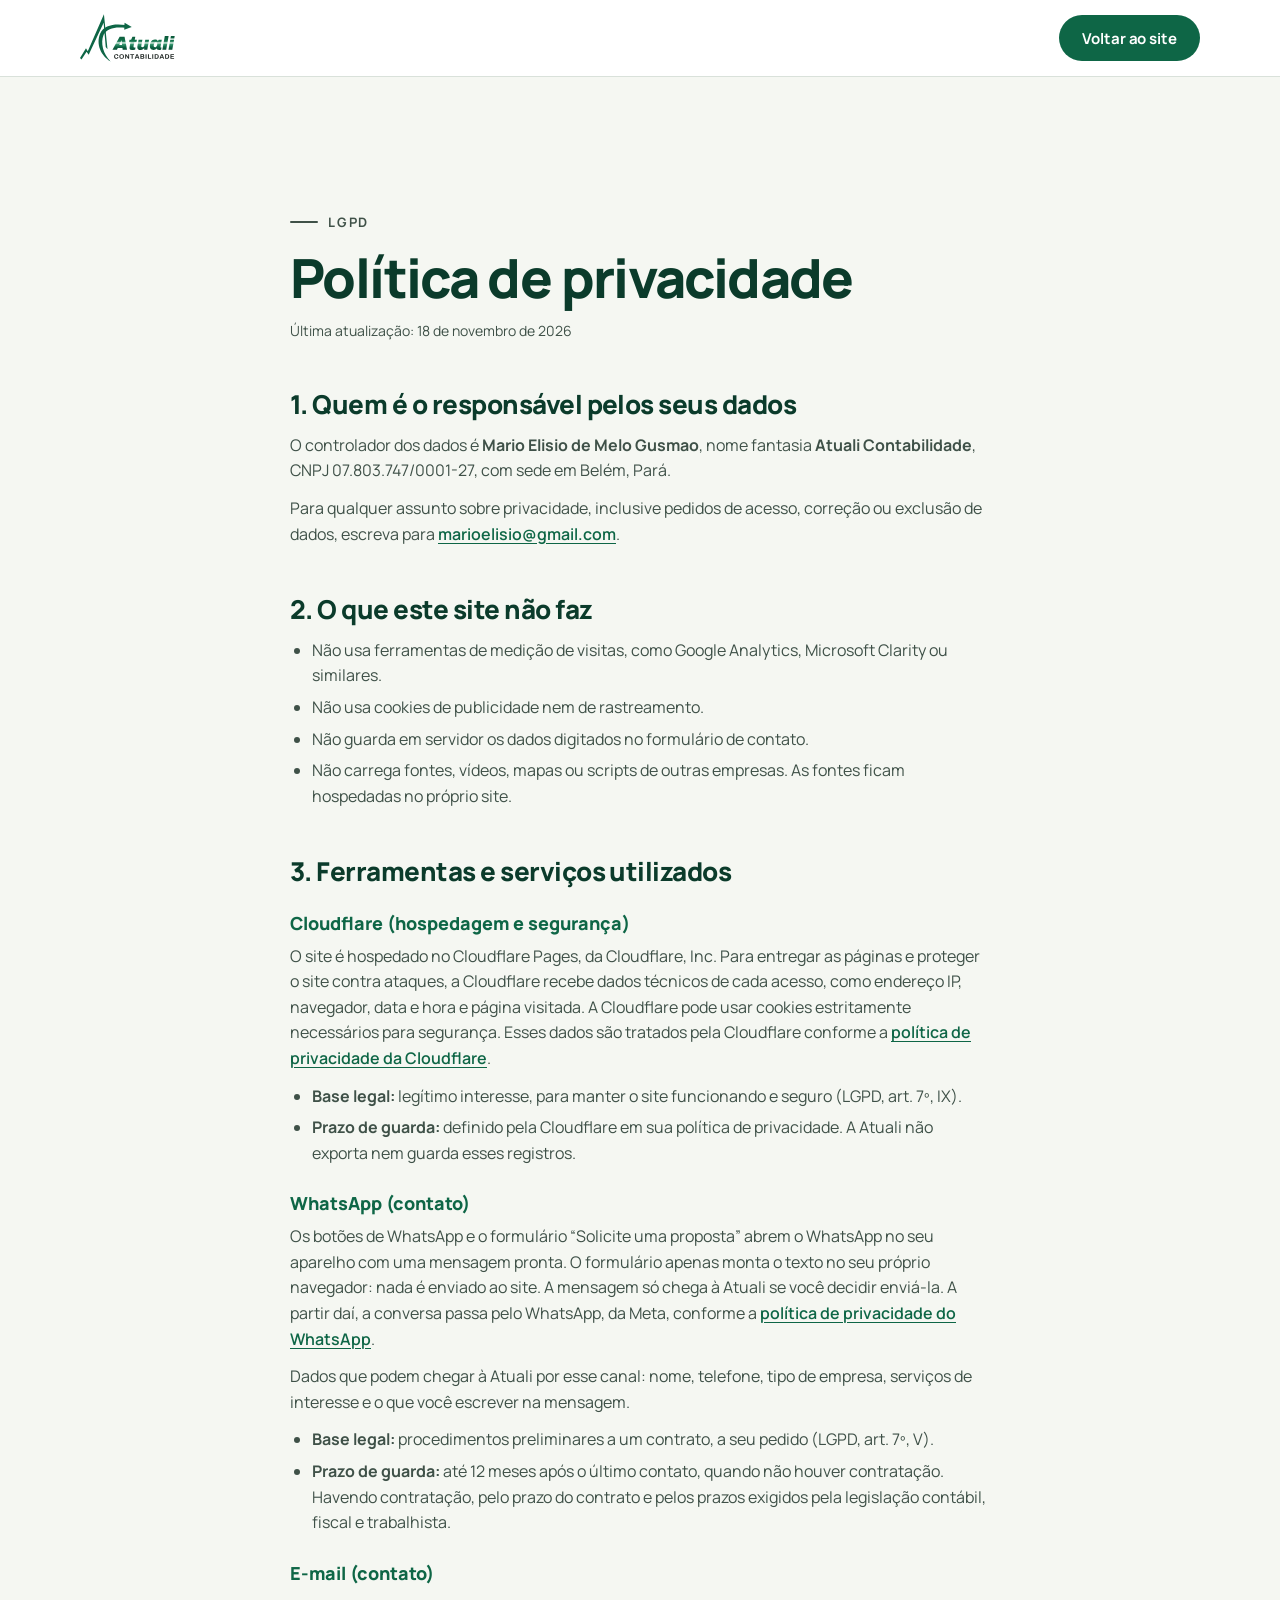
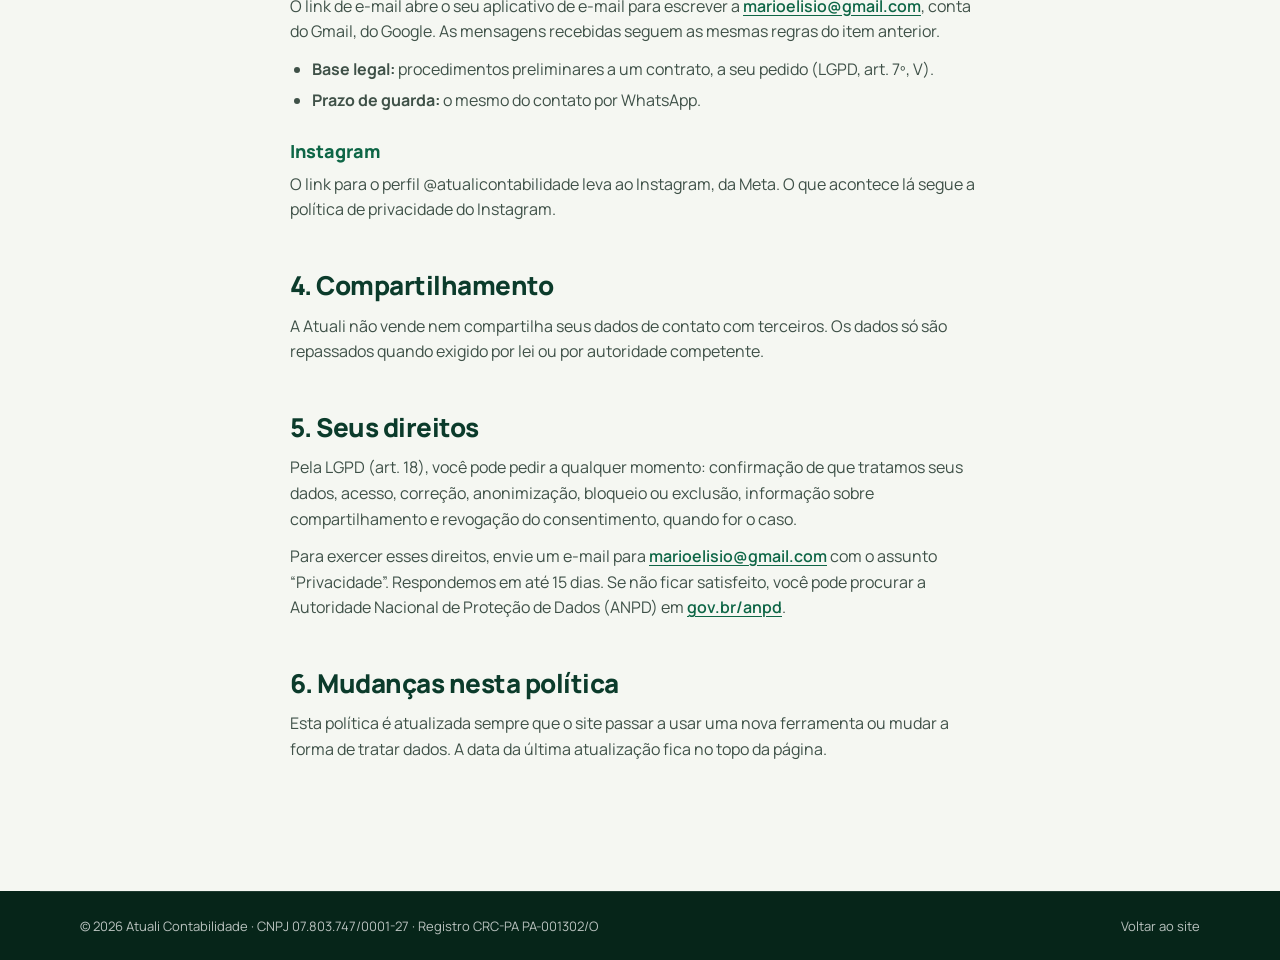
<file: privacidade.html>
<!DOCTYPE html>
<html lang="pt-BR">
<head>
  <meta charset="UTF-8">
  <meta name="viewport" content="width=device-width, initial-scale=1, viewport-fit=cover">
  <title>Política de privacidade | Atuali Contabilidade</title>
  <meta name="description" content="Como a Atuali Contabilidade trata os dados de quem visita o site e entra em contato, conforme a Lei Geral de Proteção de Dados (LGPD).">
  <link rel="canonical" href="https://atualicontabilidade.com.br/privacidade">
  <meta name="theme-color" content="#0B3B2B">
  <link rel="icon" href="/favicon.ico" sizes="48x48">
  <link rel="icon" href="/favicon.svg" type="image/svg+xml">
  <link rel="apple-touch-icon" href="/assets/img/apple-touch-icon.png">
  <link rel="manifest" href="/site.webmanifest">
  <link rel="stylesheet" href="/assets/css/fonts.css">
  <link rel="stylesheet" href="/assets/css/styles.css">
</head>
<body class="page-legal">
  <a class="skip" href="#conteudo">Pular para o conteúdo</a>

  <header class="legal-header">
    <div class="container legal-header__inner">
      <a href="/" aria-label="Atuali Contabilidade, página inicial">
        <img src="/assets/logo/atuali-contabilidade-logo.svg" alt="Atuali Contabilidade" width="112" height="56">
      </a>
      <a href="/" class="btn btn--green">Voltar ao site</a>
    </div>
  </header>

  <main id="conteudo" class="legal section">
    <article class="container legal__inner">
      <p class="eyebrow">LGPD</p>
      <h1 class="section__title">Política de privacidade</h1>
      <p class="legal__date">Última atualização: 18 de novembro de 2026</p>

      <h2>1. Quem é o responsável pelos seus dados</h2>
      <p>O controlador dos dados é <strong>Mario Elisio de Melo Gusmao</strong>, nome fantasia <strong>Atuali Contabilidade</strong>, CNPJ 07.803.747/0001-27, com sede em Belém, Pará.</p>
      <p>Para qualquer assunto sobre privacidade, inclusive pedidos de acesso, correção ou exclusão de dados, escreva para <a href="mailto:marioelisio@gmail.com">marioelisio@gmail.com</a>.</p>

      <h2>2. O que este site não faz</h2>
      <ul>
        <li>Não usa ferramentas de medição de visitas, como Google Analytics, Microsoft Clarity ou similares.</li>
        <li>Não usa cookies de publicidade nem de rastreamento.</li>
        <li>Não guarda em servidor os dados digitados no formulário de contato.</li>
        <li>Não carrega fontes, vídeos, mapas ou scripts de outras empresas. As fontes ficam hospedadas no próprio site.</li>
      </ul>

      <h2>3. Ferramentas e serviços utilizados</h2>
      <h3>Cloudflare (hospedagem e segurança)</h3>
      <p>O site é hospedado no Cloudflare Pages, da Cloudflare, Inc. Para entregar as páginas e proteger o site contra ataques, a Cloudflare recebe dados técnicos de cada acesso, como endereço IP, navegador, data e hora e página visitada. A Cloudflare pode usar cookies estritamente necessários para segurança. Esses dados são tratados pela Cloudflare conforme a <a href="https://www.cloudflare.com/pt-br/privacypolicy/" target="_blank" rel="noopener">política de privacidade da Cloudflare</a>.</p>
      <ul>
        <li><strong>Base legal:</strong> legítimo interesse, para manter o site funcionando e seguro (LGPD, art. 7º, IX).</li>
        <li><strong>Prazo de guarda:</strong> definido pela Cloudflare em sua política de privacidade. A Atuali não exporta nem guarda esses registros.</li>
      </ul>

      <h3>WhatsApp (contato)</h3>
      <p>Os botões de WhatsApp e o formulário “Solicite uma proposta” abrem o WhatsApp no seu aparelho com uma mensagem pronta. O formulário apenas monta o texto no seu próprio navegador: nada é enviado ao site. A mensagem só chega à Atuali se você decidir enviá-la. A partir daí, a conversa passa pelo WhatsApp, da Meta, conforme a <a href="https://www.whatsapp.com/legal/privacy-policy" target="_blank" rel="noopener">política de privacidade do WhatsApp</a>.</p>
      <p>Dados que podem chegar à Atuali por esse canal: nome, telefone, tipo de empresa, serviços de interesse e o que você escrever na mensagem.</p>
      <ul>
        <li><strong>Base legal:</strong> procedimentos preliminares a um contrato, a seu pedido (LGPD, art. 7º, V).</li>
        <li><strong>Prazo de guarda:</strong> até 12 meses após o último contato, quando não houver contratação. Havendo contratação, pelo prazo do contrato e pelos prazos exigidos pela legislação contábil, fiscal e trabalhista.</li>
      </ul>

      <h3>E-mail (contato)</h3>
      <p>O link de e-mail abre o seu aplicativo de e-mail para escrever a <a href="mailto:marioelisio@gmail.com">marioelisio@gmail.com</a>, conta do Gmail, do Google. As mensagens recebidas seguem as mesmas regras do item anterior.</p>
      <ul>
        <li><strong>Base legal:</strong> procedimentos preliminares a um contrato, a seu pedido (LGPD, art. 7º, V).</li>
        <li><strong>Prazo de guarda:</strong> o mesmo do contato por WhatsApp.</li>
      </ul>

      <h3>Instagram</h3>
      <p>O link para o perfil @atualicontabilidade leva ao Instagram, da Meta. O que acontece lá segue a política de privacidade do Instagram.</p>

      <h2>4. Compartilhamento</h2>
      <p>A Atuali não vende nem compartilha seus dados de contato com terceiros. Os dados só são repassados quando exigido por lei ou por autoridade competente.</p>

      <h2>5. Seus direitos</h2>
      <p>Pela LGPD (art. 18), você pode pedir a qualquer momento: confirmação de que tratamos seus dados, acesso, correção, anonimização, bloqueio ou exclusão, informação sobre compartilhamento e revogação do consentimento, quando for o caso.</p>
      <p>Para exercer esses direitos, envie um e-mail para <a href="mailto:marioelisio@gmail.com">marioelisio@gmail.com</a> com o assunto “Privacidade”. Respondemos em até 15 dias. Se não ficar satisfeito, você pode procurar a Autoridade Nacional de Proteção de Dados (ANPD) em <a href="https://www.gov.br/anpd" target="_blank" rel="noopener">gov.br/anpd</a>.</p>

      <h2>6. Mudanças nesta política</h2>
      <p>Esta política é atualizada sempre que o site passar a usar uma nova ferramenta ou mudar a forma de tratar dados. A data da última atualização fica no topo da página.</p>
    </article>
  </main>

  <footer class="footer footer--legal">
    <div class="container footer__bottom">
      <span>© 2026 Atuali Contabilidade · CNPJ 07.803.747/0001-27 · Registro CRC-PA PA-001302/O</span>
      <a href="/">Voltar ao site</a>
    </div>
  </footer>
</body>
</html>
</file>
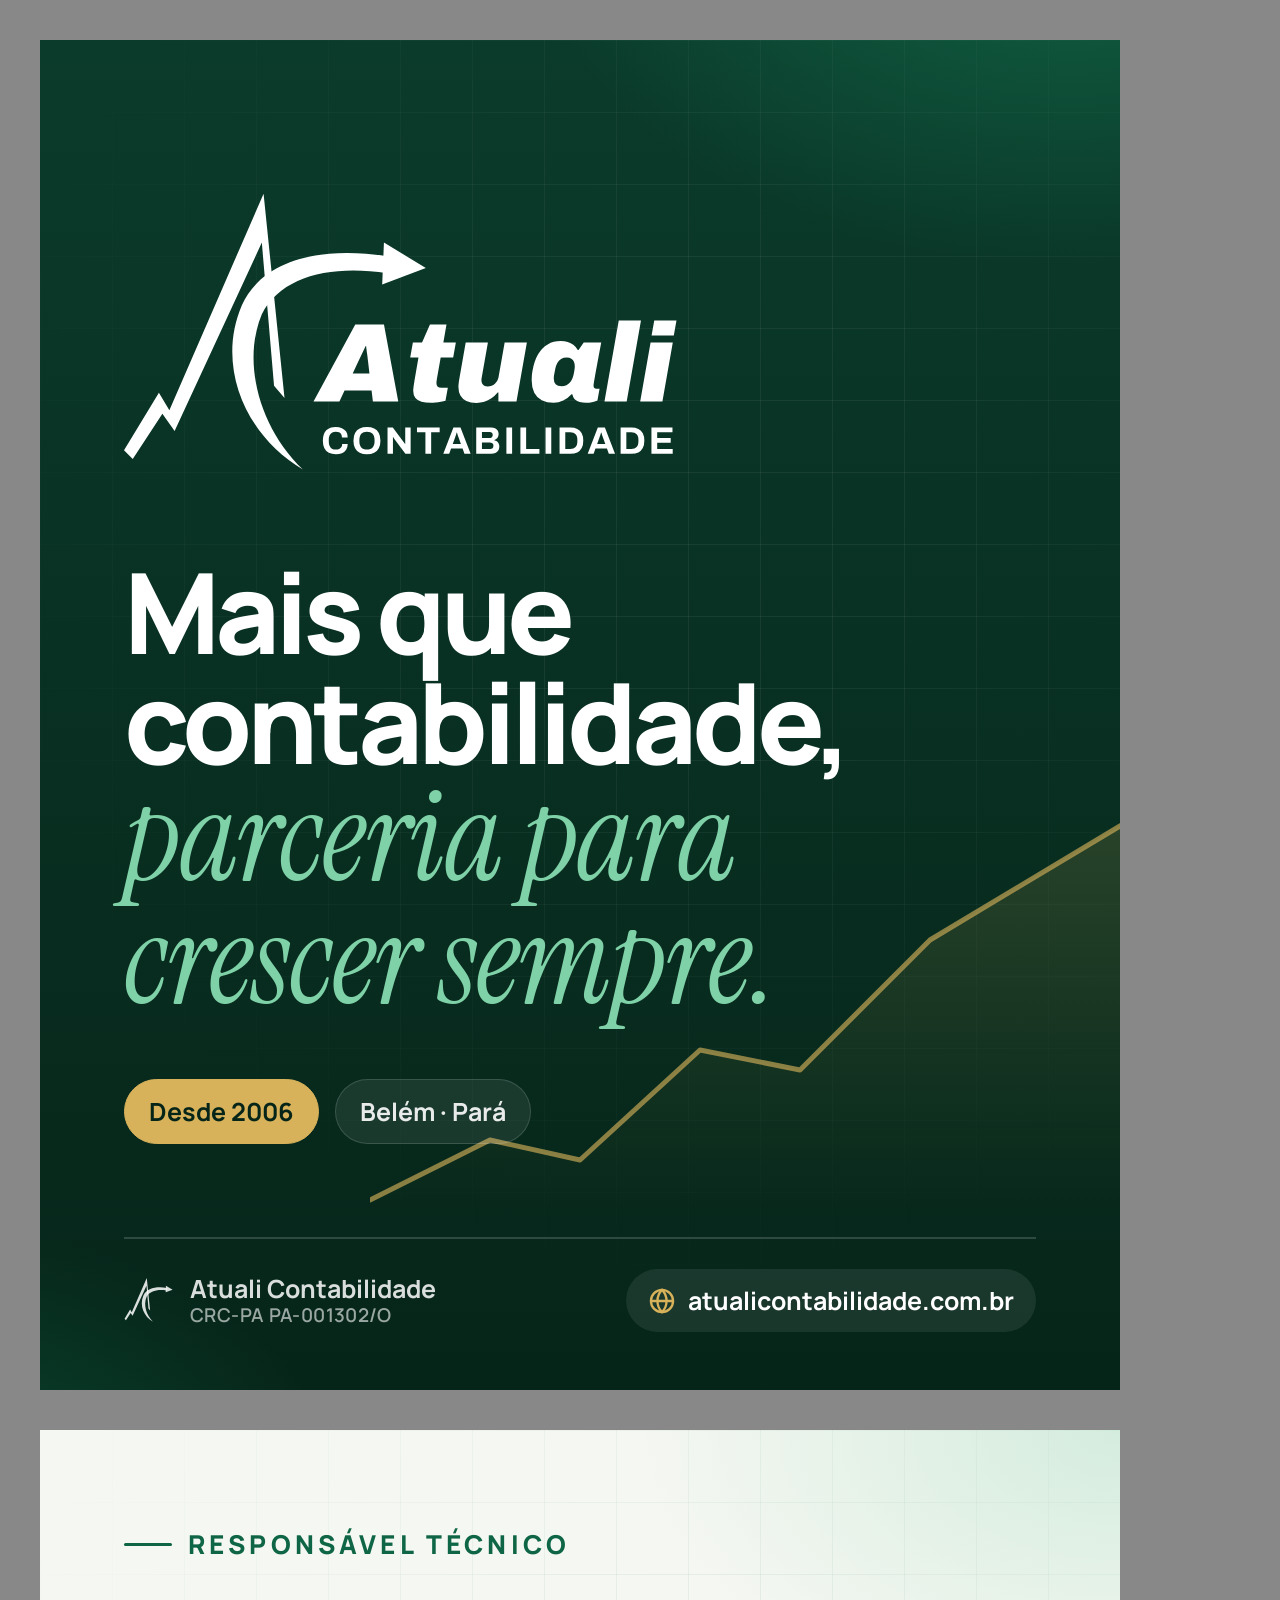
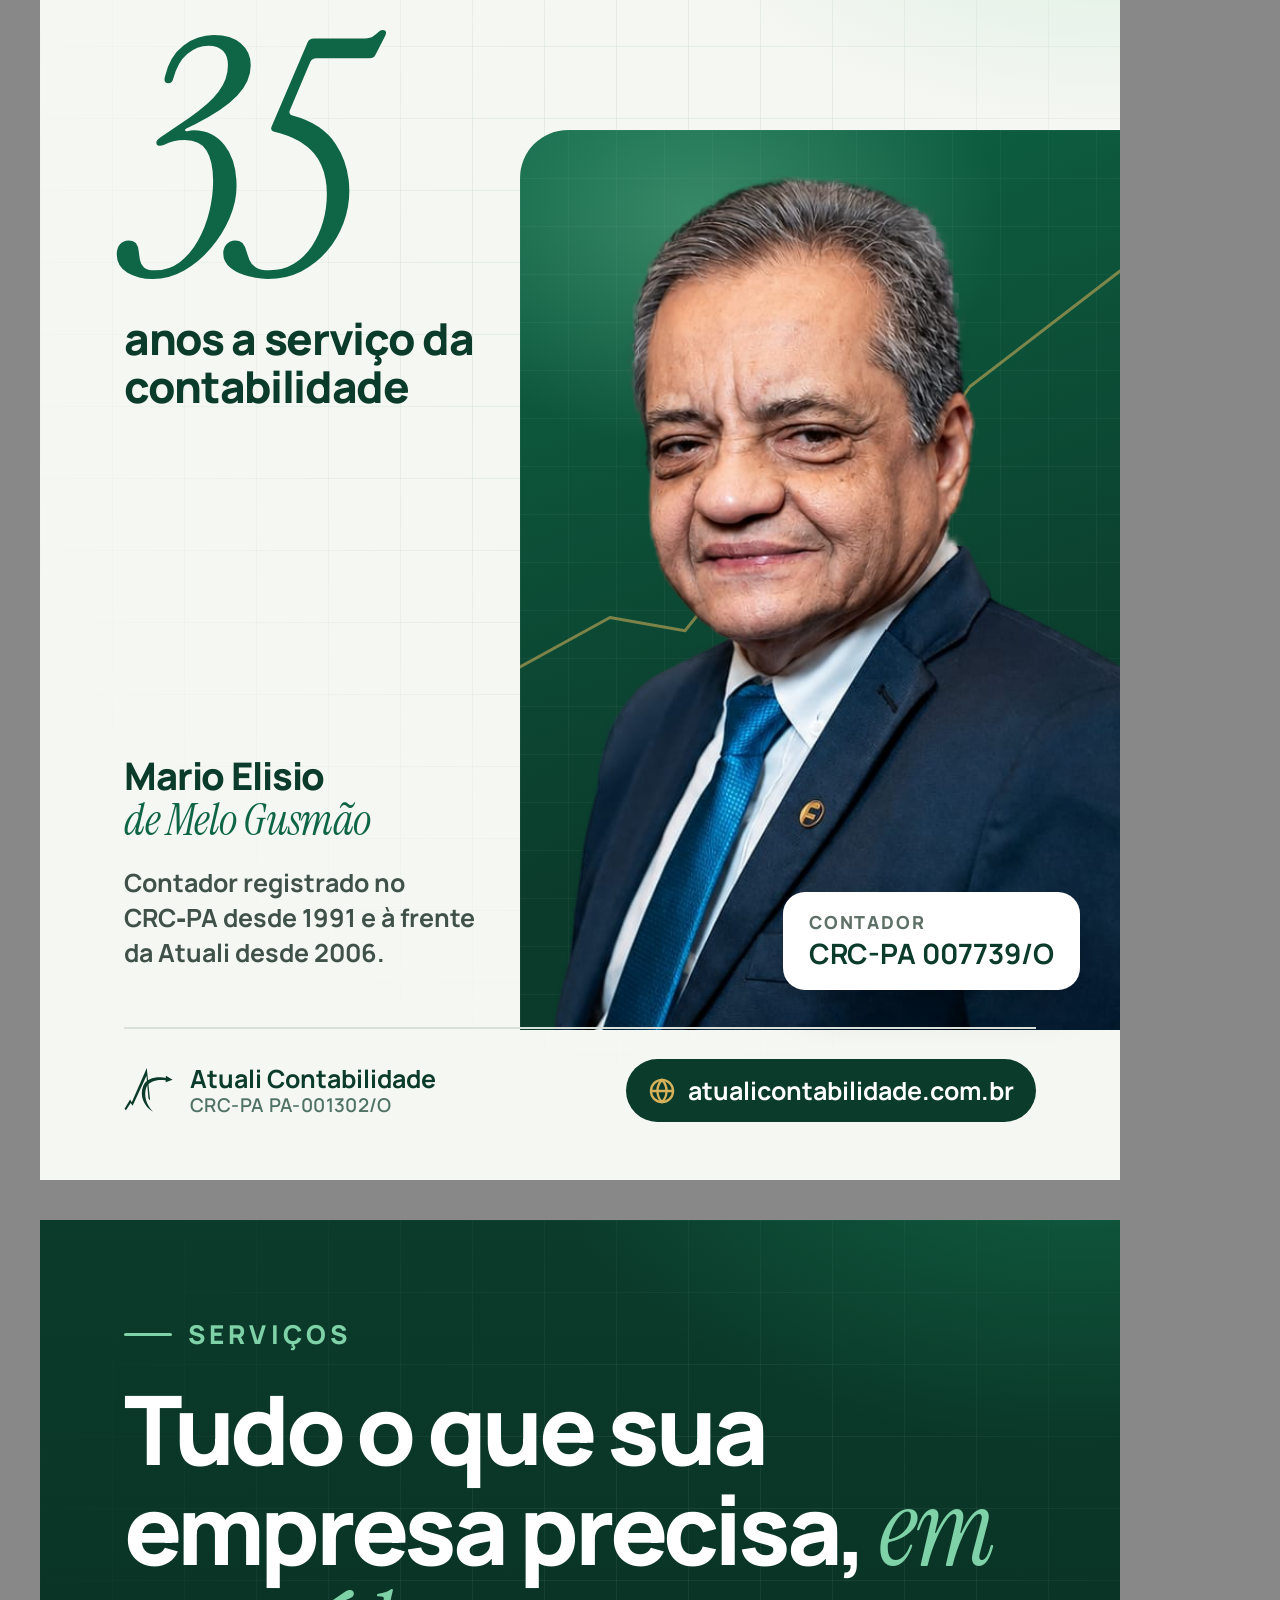
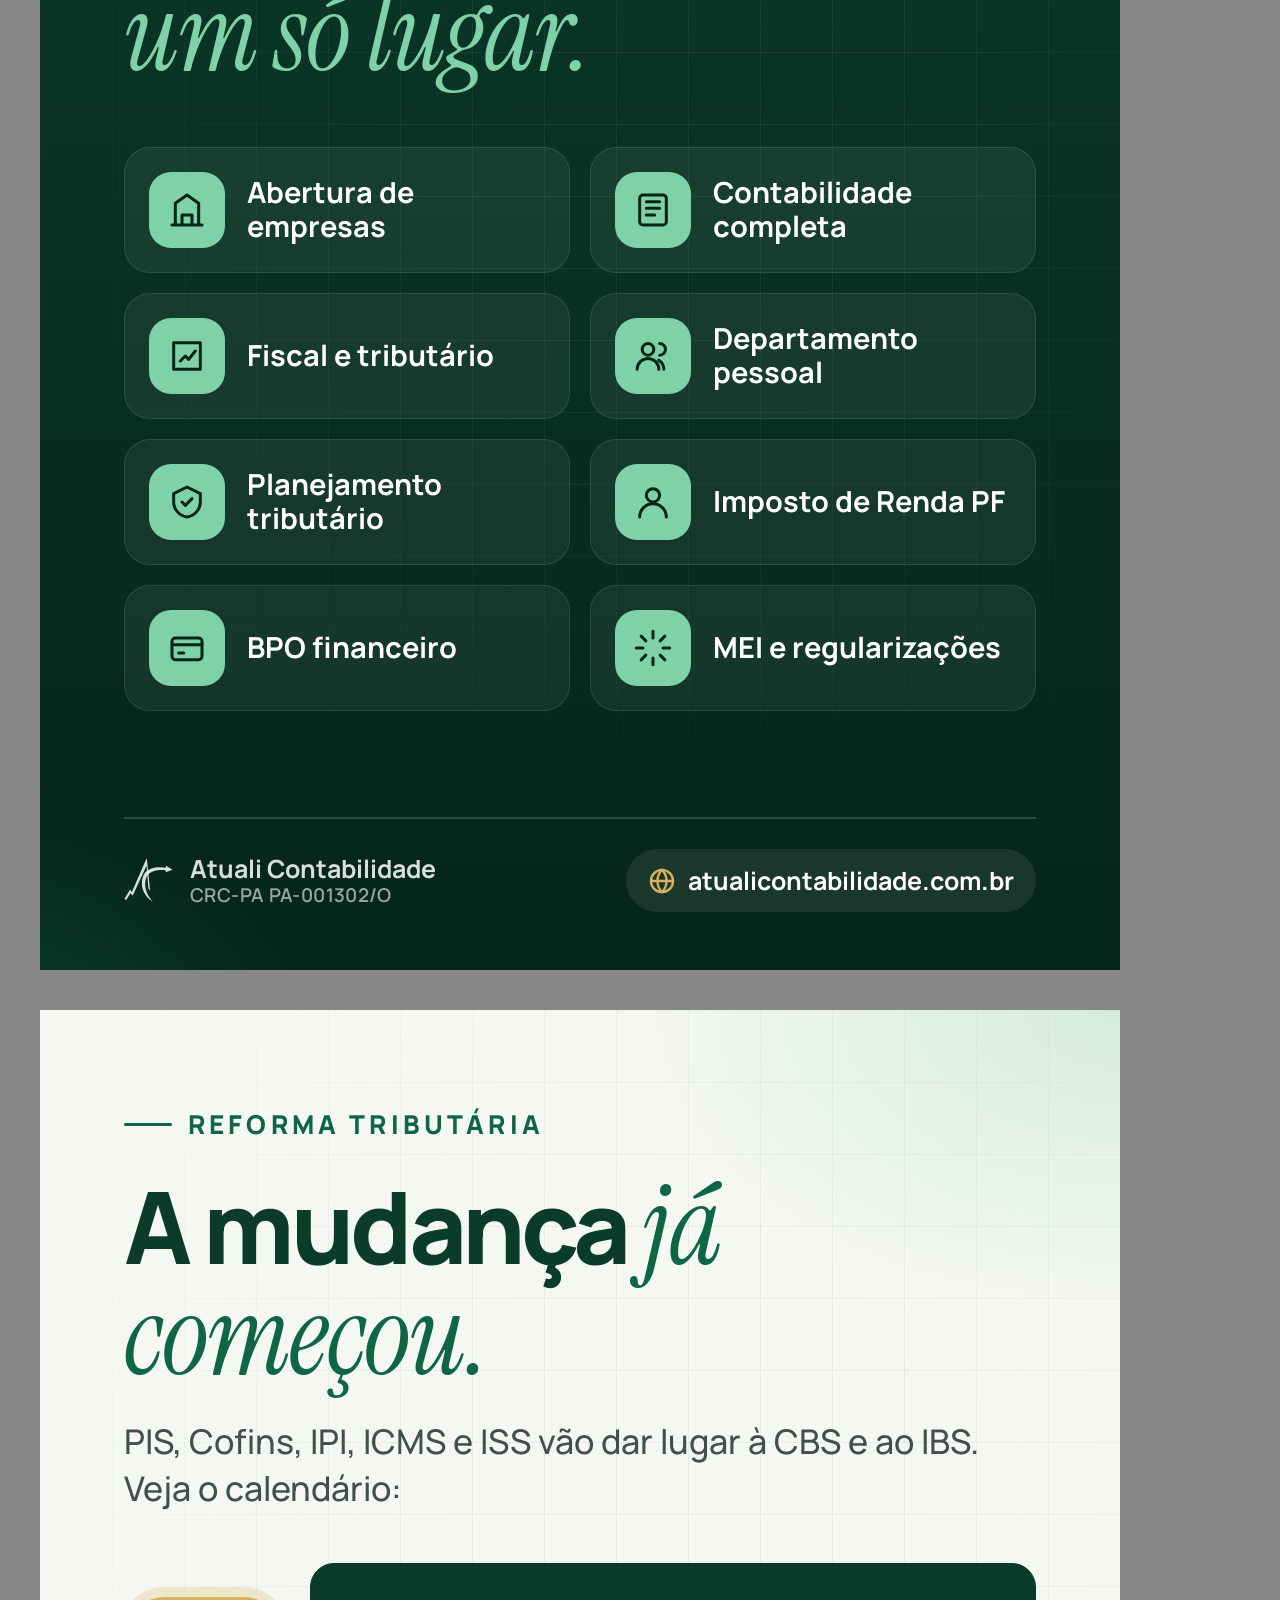
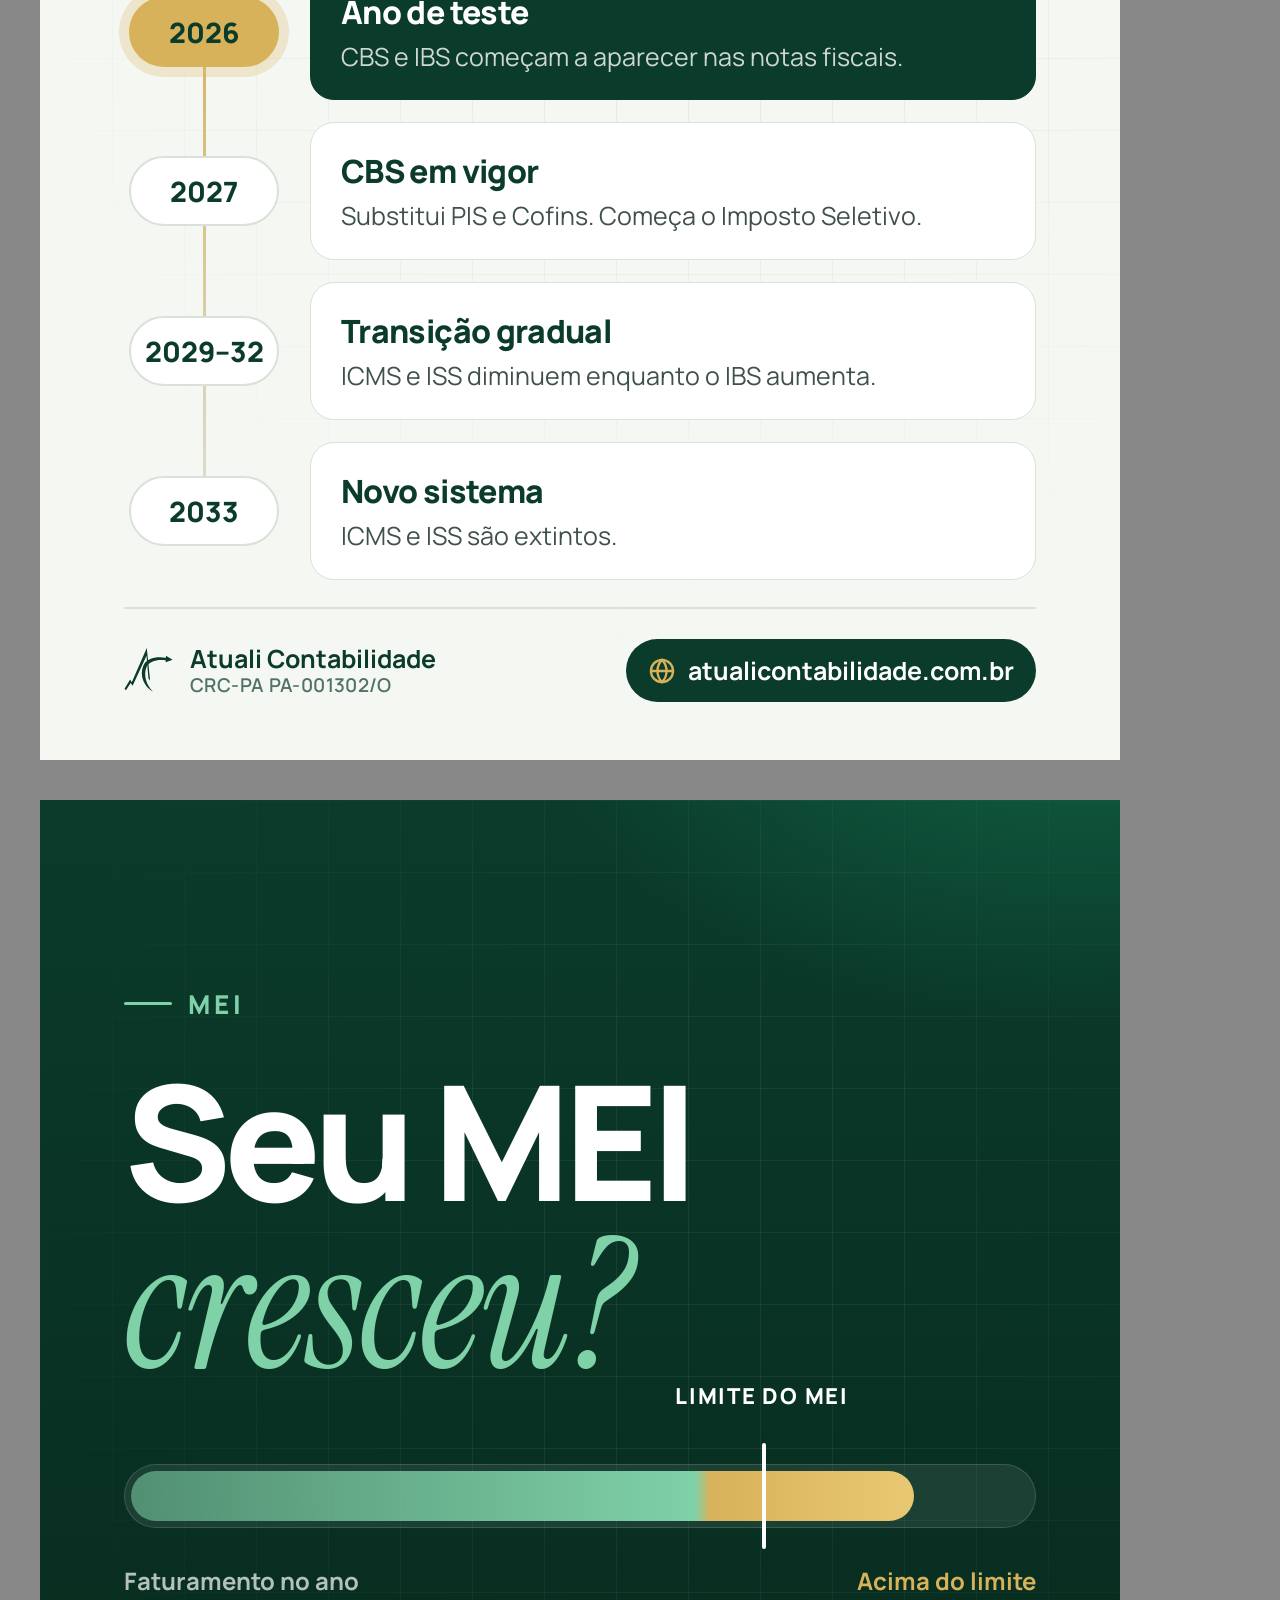
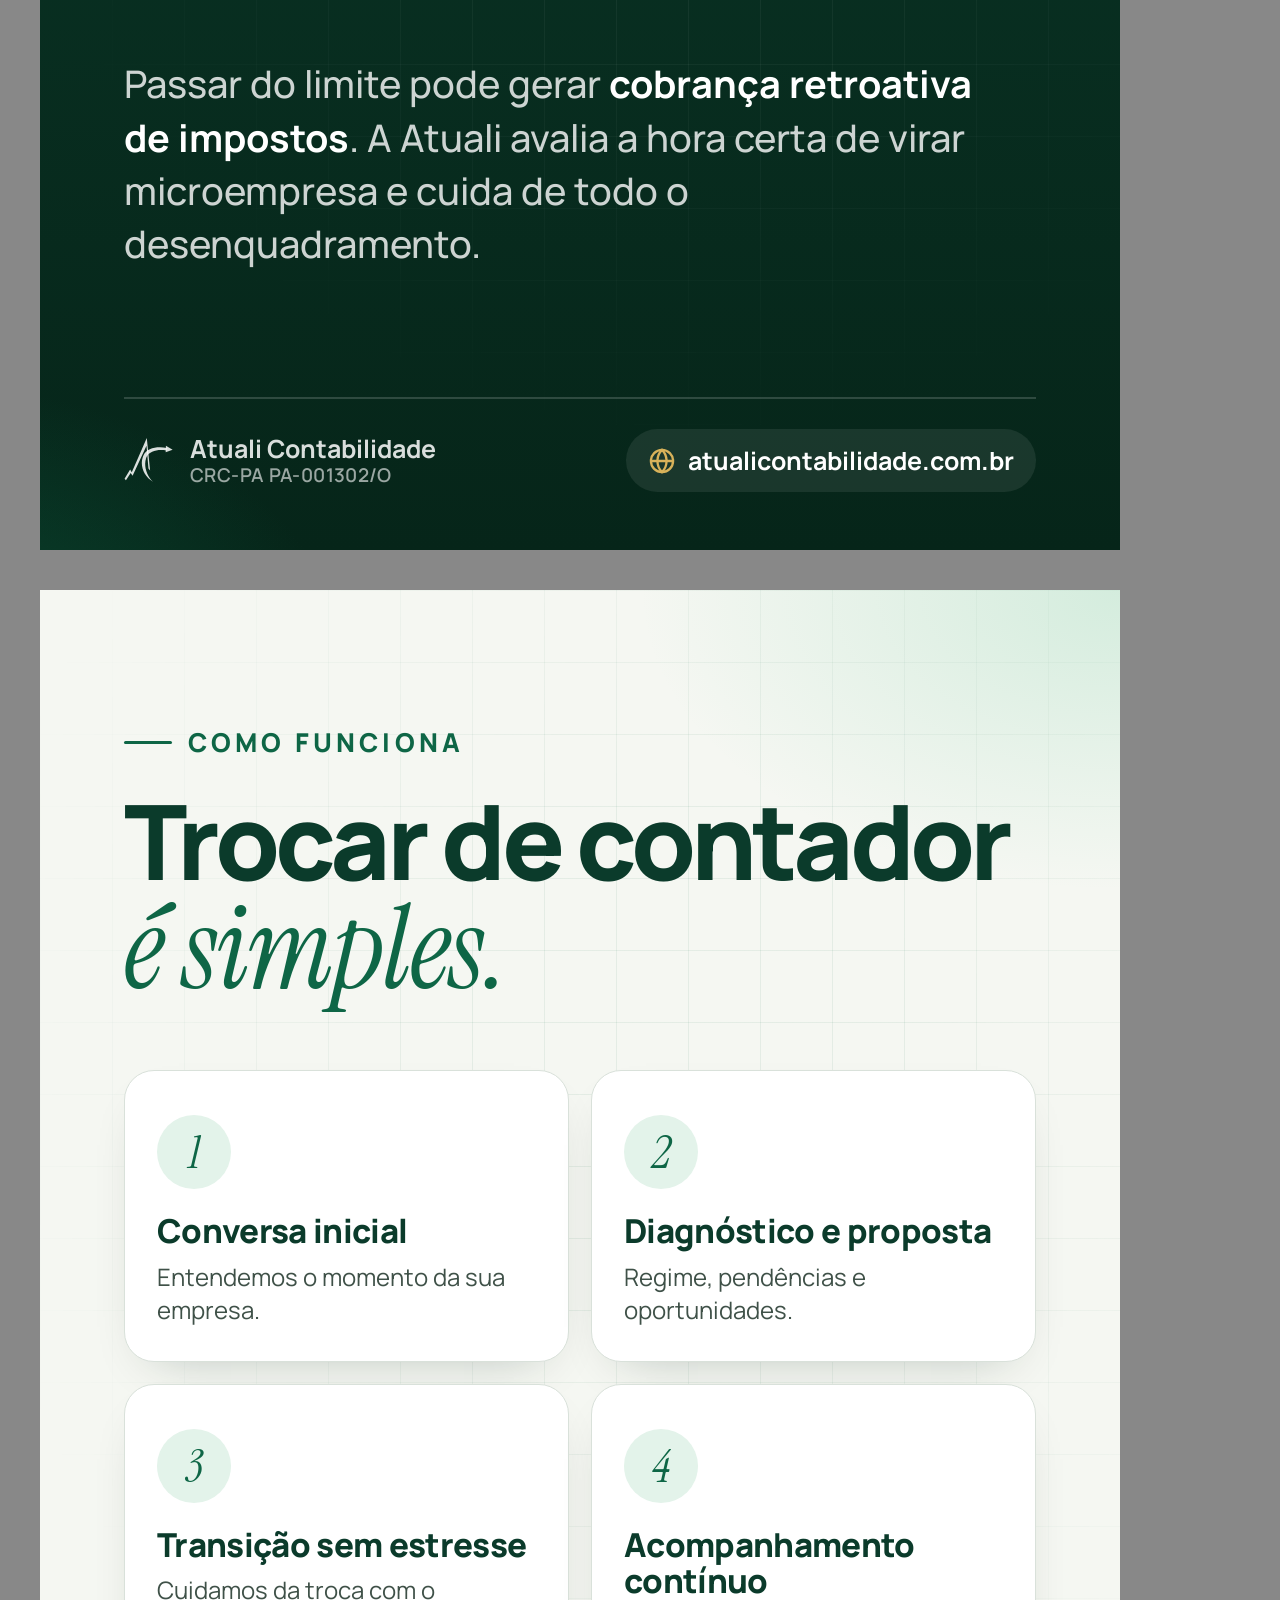
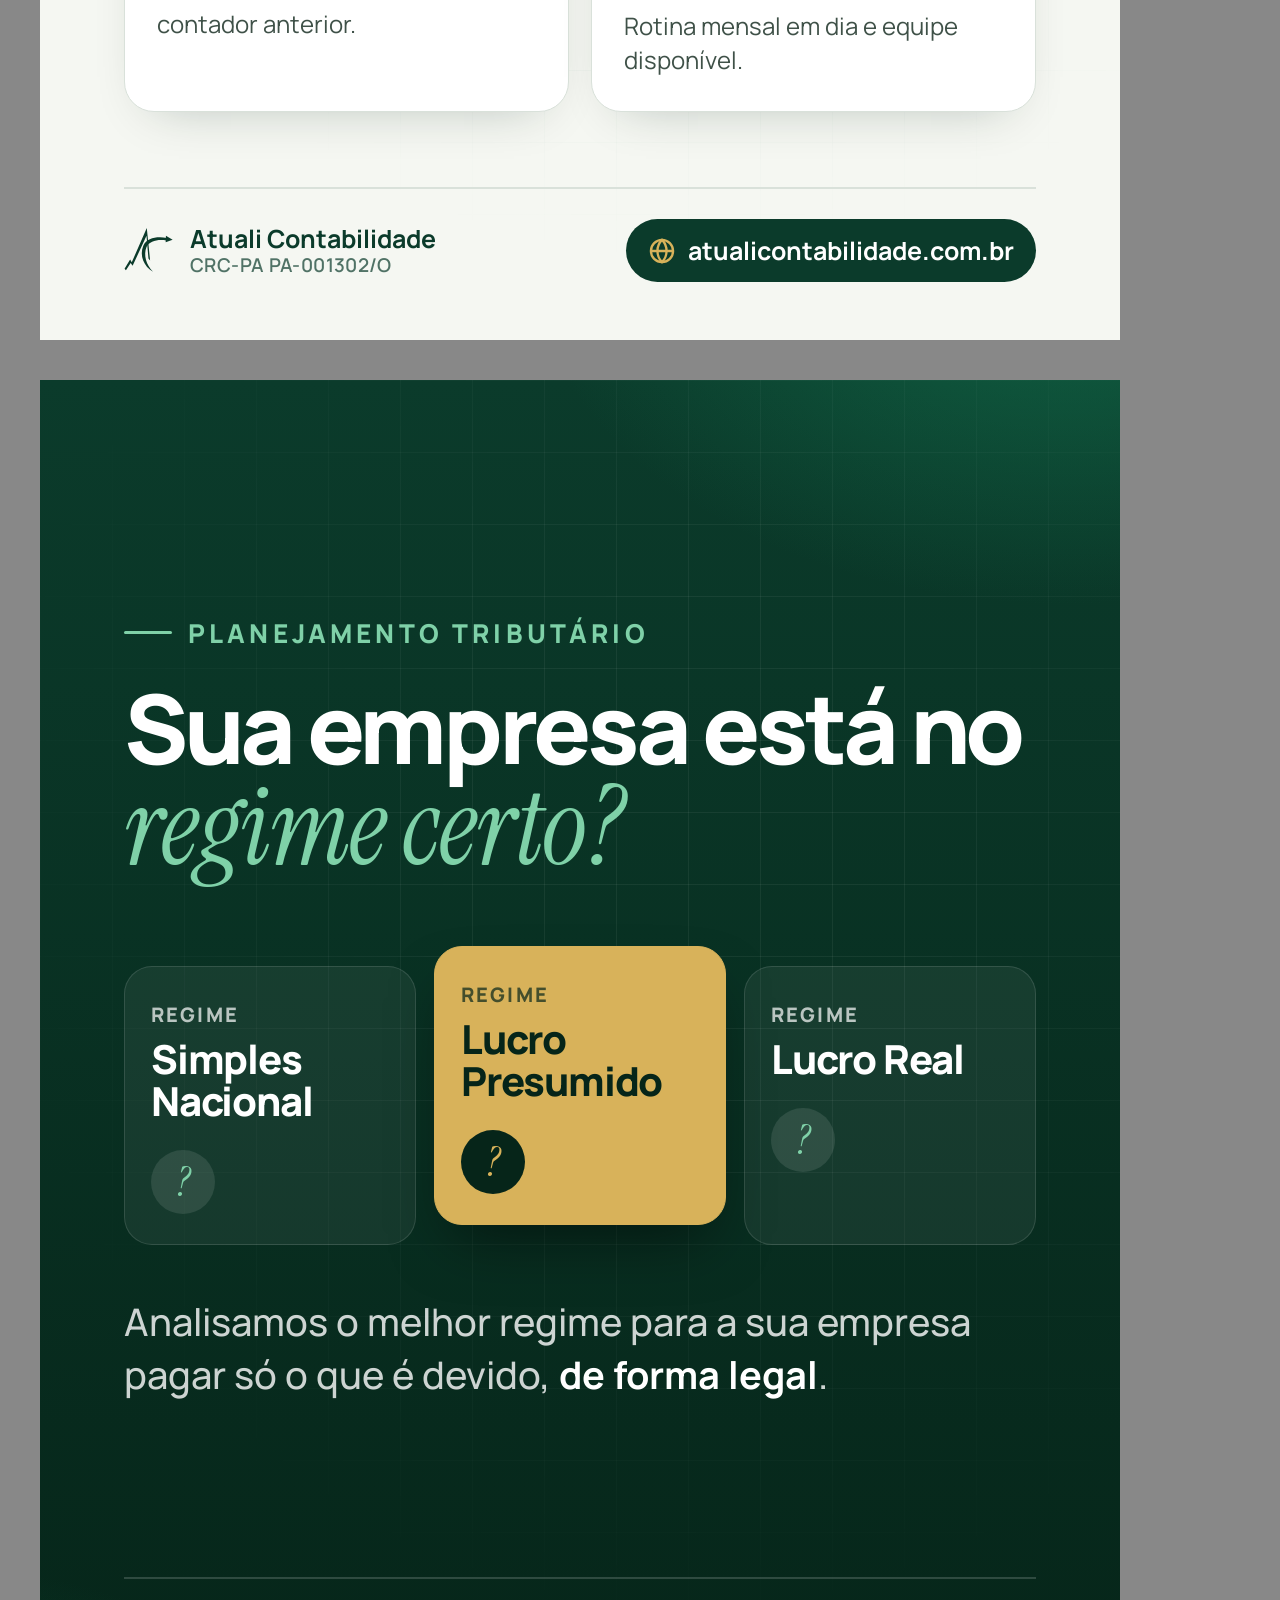
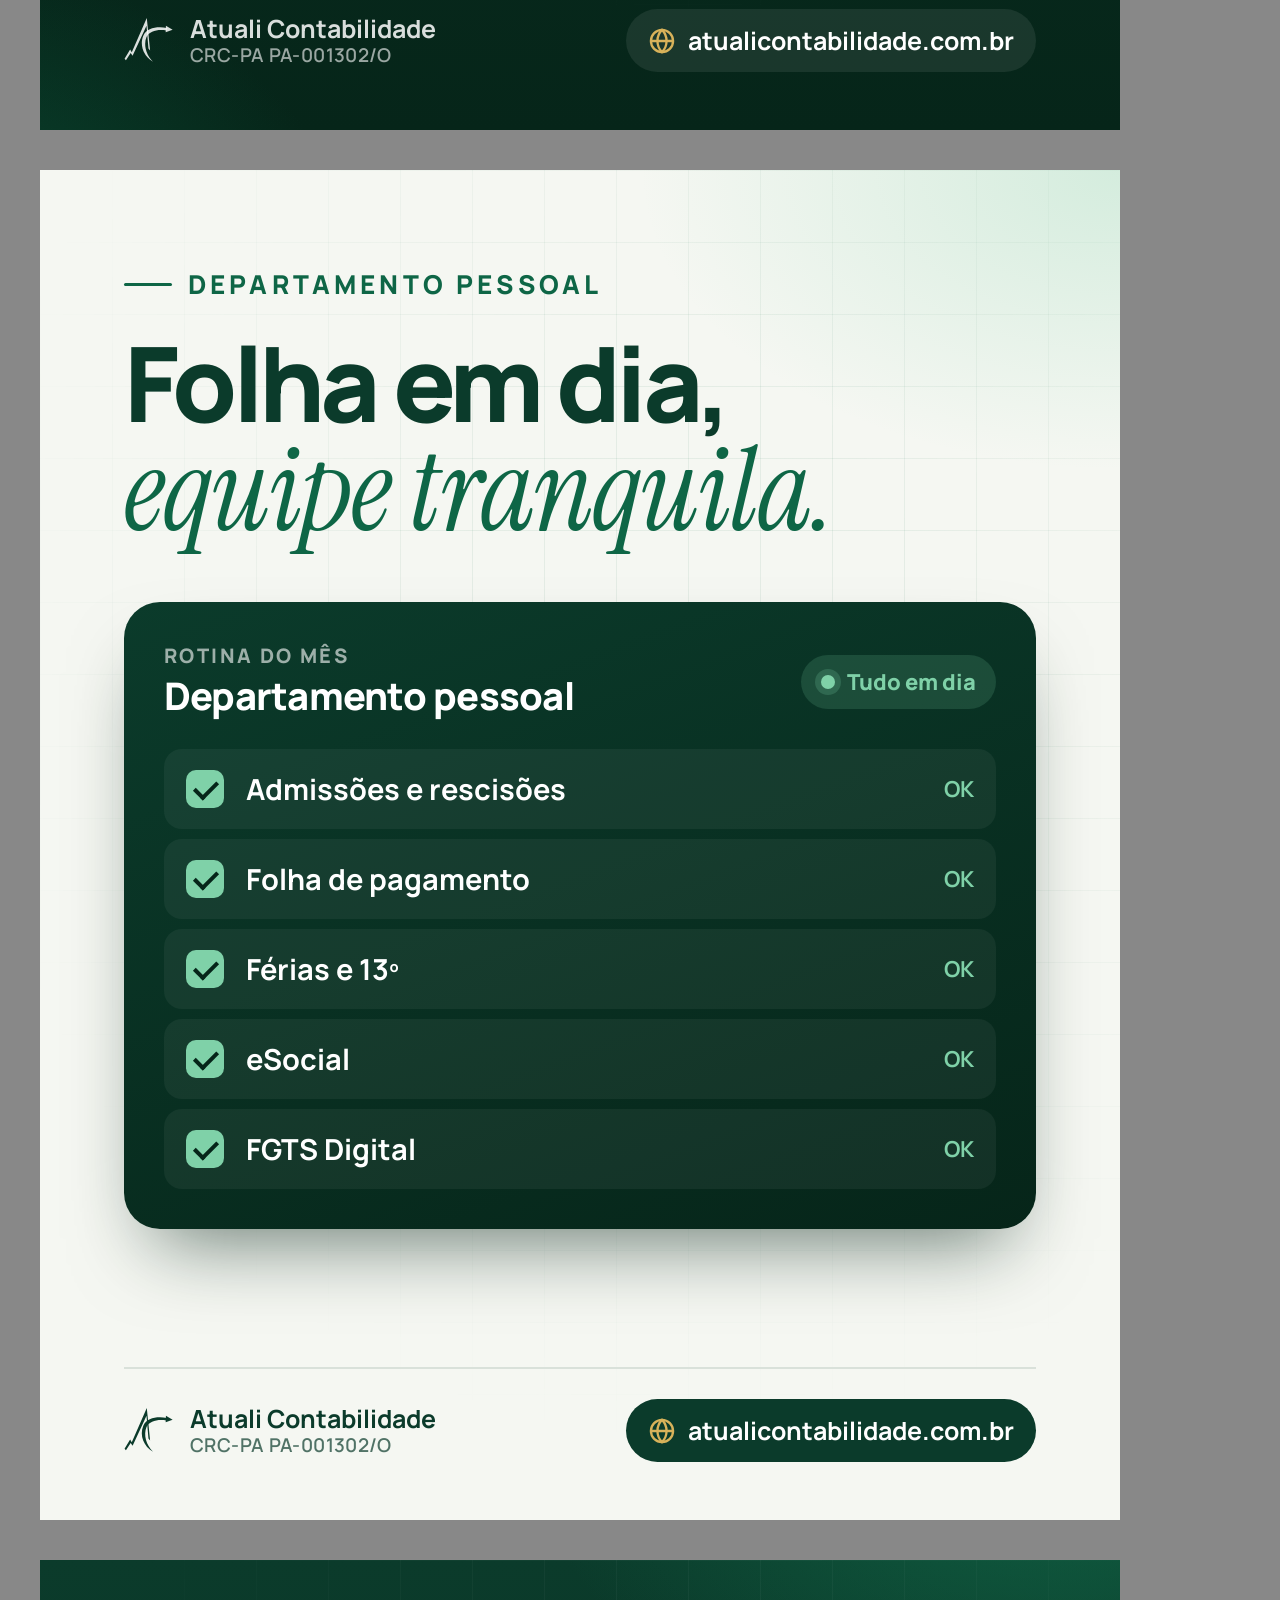
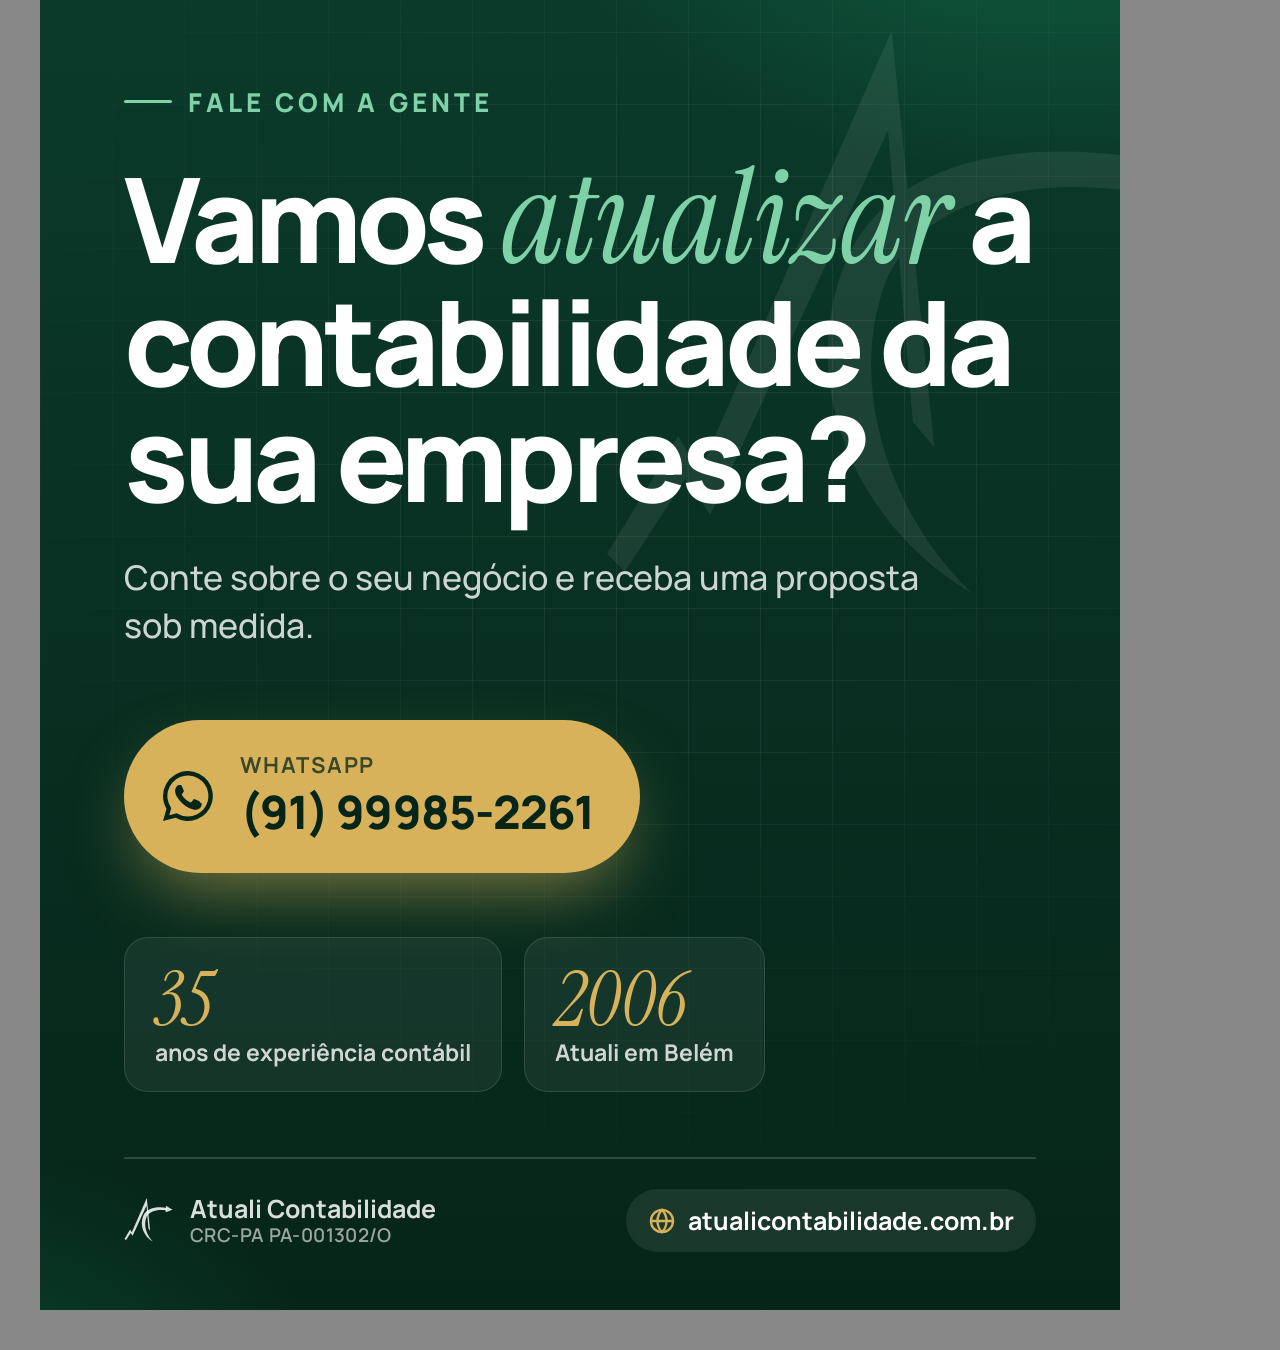
<file: instagram/posts.html>
<!DOCTYPE html>
<html lang="pt-BR">
<head>
<meta charset="UTF-8">
<title>Atuali — posts Instagram</title>
<link rel="stylesheet" href="../assets/css/fonts.css">
<style>
  :root {
    --f9: #062519; --f8: #0B3B2B; --f7: #0D4A35; --green: #0E6646; --g5: #168A5E;
    --mint: #7FD1A8; --mint1: #E3F3EA; --paper: #F5F7F2; --paper2: #ECF0E8;
    --ink: #102119; --ink2: #3F5148; --ink3: #5F7067; --line: #D9E1DA; --gold: #D8B25A;
    --serif: "Instrument Serif", Georgia, serif; --sans: "Manrope", system-ui, sans-serif;
  }
  * { box-sizing: border-box; margin: 0; padding: 0; }
  body { background: #888; font-family: var(--sans); display: flex; flex-wrap: wrap; gap: 40px; padding: 40px; }
  em { font-family: var(--serif); font-style: italic; font-weight: 400; letter-spacing: -.01em; }
  ul, ol { list-style: none; }

  .post {
    position: relative; width: 1080px; height: 1350px; overflow: hidden; isolation: isolate;
    padding: 96px 84px 190px; display: flex; flex-direction: column;
  }
  .dark { color: #fff; background:
    radial-gradient(900px 600px at 95% -10%, rgba(22,138,94,.5), transparent 60%),
    radial-gradient(700px 500px at -10% 110%, rgba(14,102,70,.55), transparent 60%),
    linear-gradient(180deg, var(--f8), var(--f9)); }
  .light { color: var(--ink); background:
    radial-gradient(800px 500px at 100% 0%, rgba(127,209,168,.28), transparent 60%), var(--paper); }
  .grid::before { content: ""; position: absolute; inset: 0; z-index: -1; pointer-events: none;
    background-image: linear-gradient(var(--gl) 1px, transparent 1px), linear-gradient(90deg, var(--gl) 1px, transparent 1px);
    background-size: 72px 72px;
    -webkit-mask-image: radial-gradient(ellipse 85% 75% at 60% 35%, #000 25%, transparent 80%); }
  .dark.grid { --gl: rgba(255,255,255,.06); }
  .light.grid { --gl: rgba(14,102,70,.07); }

  .eyebrow { display: inline-flex; align-items: center; gap: 16px; font-size: 26px; font-weight: 800; letter-spacing: .16em; text-transform: uppercase; }
  .eyebrow::before { content: ""; width: 48px; height: 3px; background: currentColor; border-radius: 3px; }
  .dark .eyebrow { color: var(--mint); } .light .eyebrow { color: var(--green); }

  .h { font-weight: 800; letter-spacing: -.045em; line-height: .98; }
  .dark .h em { color: var(--mint); } .light .h { color: var(--f8); } .light .h em { color: var(--green); }
  .lead { font-size: 34px; line-height: 1.4; font-weight: 500; }
  .dark .lead { color: rgba(255,255,255,.8); } .light .lead { color: var(--ink2); }

  /* Rodapé padrão */
  .foot { position: absolute; left: 84px; right: 84px; bottom: 58px; display: flex; align-items: center; justify-content: space-between;
    padding-top: 30px; border-top: 2px solid; font-size: 25px; font-weight: 700; }
  .dark .foot { border-color: rgba(255,255,255,.16); color: rgba(255,255,255,.85); }
  .light .foot { border-color: var(--line); color: var(--f8); }
  .foot__brand { display: flex; align-items: center; gap: 16px; line-height: 1.2; }
  .foot__brand svg { width: 50px; height: 46px; }
  .foot__brand small { display: block; font-size: 19px; font-weight: 600; opacity: .7; letter-spacing: .02em; }
  .foot__site { display: flex; align-items: center; gap: 12px; padding: 14px 22px; border-radius: 999px; }
  .dark .foot__site { background: rgba(255,255,255,.08); color: #fff; }
  .light .foot__site { background: var(--f8); color: #fff; }
  .foot__site svg { width: 28px; height: 28px; fill: none; stroke: var(--gold); stroke-width: 2; }

  .ico { display: grid; place-items: center; border-radius: 22px; flex: none; }
  .ico svg { fill: none; stroke: currentColor; stroke-width: 1.8; stroke-linecap: round; stroke-linejoin: round; }

  /* ---------- 1. Marca ---------- */
  .p1 { justify-content: center; }
  .p1 .logo { width: 560px; margin-bottom: 84px; }
  .p1 .h { font-size: 112px; }
  .p1 .h em { font-size: 1.12em; display: block; }
  .p1 .chart { position: absolute; right: -10px; bottom: 170px; width: 760px; height: 420px; z-index: -1; opacity: .9; }
  .p1 .tag { margin-top: 56px; display: flex; gap: 16px; }
  .chip { font-size: 25px; font-weight: 700; padding: 14px 24px; border-radius: 999px; }
  .dark .chip { background: rgba(255,255,255,.08); color: rgba(255,255,255,.9); border: 1.5px solid rgba(255,255,255,.14); }
  .chip.gold { background: var(--gold); color: var(--f9); border-color: var(--gold); }

  /* ---------- 2. Mario ---------- */
  .p2 { padding-bottom: 150px; }
  .p2 .card { position: absolute; right: 0; bottom: 150px; width: 600px; height: 900px; border-radius: 48px 0 0 0; overflow: hidden;
    background: radial-gradient(500px 380px at 30% 10%, rgba(127,209,168,.38), transparent 60%), linear-gradient(160deg, var(--green), var(--f8) 70%); }
  .p2 .card::before { content: ""; position: absolute; inset: 0; opacity: .5;
    background-image: linear-gradient(rgba(255,255,255,.08) 1px, transparent 1px), linear-gradient(90deg, rgba(255,255,255,.08) 1px, transparent 1px); background-size: 48px 48px; }
  .p2 .card svg { position: absolute; inset: 12% 0 auto; width: 100%; height: 55%; }
  .p2 .card img { position: absolute; right: 0; bottom: 0; width: 570px; }
  .p2 .big { font: italic 400 330px/.8 var(--serif); color: var(--green); letter-spacing: -.04em; margin-top: 70px; }
  .p2 .big-sub { font-size: 44px; font-weight: 800; letter-spacing: -.03em; line-height: 1.1; color: var(--f8); width: 360px; margin-top: 18px; }
  .p2 .who { position: absolute; left: 84px; bottom: 210px; width: 360px; }
  .p2 .who strong { display: block; font-size: 38px; font-weight: 800; letter-spacing: -.03em; color: var(--f8); line-height: 1.1; }
  .p2 .who em { display: block; font-size: 44px; color: var(--green); line-height: 1.05; }
  .p2 .who span { display: block; margin-top: 22px; font-size: 25px; font-weight: 700; color: var(--ink2); line-height: 1.4; }
  .p2 .crc { position: absolute; right: 40px; bottom: 190px; background: #fff; border-radius: 22px; padding: 18px 26px; box-shadow: 0 20px 50px -20px rgba(0,0,0,.45); }
  .p2 .crc small { display: block; font-size: 18px; font-weight: 800; letter-spacing: .1em; color: var(--ink3); }
  .p2 .crc b { font-size: 28px; color: var(--f8); }

  /* ---------- 3. Serviços ---------- */
  .p3 .h { font-size: 96px; margin: 30px 0 60px; }
  .p3 .h em { font-size: 1.12em; }
  .svc { display: grid; grid-template-columns: 1fr 1fr; gap: 20px; }
  .svc li { display: flex; align-items: center; gap: 22px; padding: 24px; border-radius: 26px;
    background: rgba(255,255,255,.06); border: 1.5px solid rgba(255,255,255,.1); font-size: 29px; font-weight: 700; line-height: 1.15; }
  .svc .ico { width: 76px; height: 76px; background: var(--mint); color: var(--f9); }
  .svc .ico svg { width: 40px; height: 40px; }

  /* ---------- 4. Reforma ---------- */
  .p4 .h { font-size: 100px; margin: 30px 0 26px; }
  .p4 .h em { font-size: 1.12em; }
  .tl { position: relative; display: grid; gap: 22px; margin-top: 50px; }
  .tl::before { content: ""; position: absolute; left: 79px; top: 40px; bottom: 40px; width: 3px; background: linear-gradient(var(--gold), var(--line)); }
  .tl li { position: relative; display: grid; grid-template-columns: 160px 1fr; gap: 26px; align-items: center; }
  .tl .yr { justify-self: center; z-index: 1; min-width: 150px; text-align: center; padding: 14px 0; border-radius: 999px;
    background: #fff; border: 2.5px solid var(--line); font-size: 28px; font-weight: 800; color: var(--f8); }
  .tl .box { padding: 26px 30px; border-radius: 24px; background: #fff; border: 1.5px solid var(--line); }
  .tl .box strong { display: block; font-size: 32px; font-weight: 800; color: var(--f8); letter-spacing: -.02em; }
  .tl .box span { display: block; margin-top: 6px; font-size: 25px; color: var(--ink2); line-height: 1.35; }
  .tl .now .yr { background: var(--gold); border-color: var(--gold); box-shadow: 0 0 0 10px rgba(216,178,90,.25); }
  .tl .now .box { background: var(--f8); border-color: var(--f8); }
  .tl .now .box strong { color: #fff; } .tl .now .box span { color: rgba(255,255,255,.8); }

  /* ---------- 5. MEI ---------- */
  .p5 { justify-content: center; }
  .p5 .h { font-size: 160px; margin-top: 40px; }
  .p5 .h em { font-size: 1.12em; }
  .meter { margin: 70px 0 60px; }
  .meter__bar { position: relative; height: 64px; border-radius: 999px; background: rgba(255,255,255,.08); border: 1.5px solid rgba(255,255,255,.14); }
  .meter__fill { position: absolute; left: 6px; top: 6px; bottom: 6px; width: 86%; border-radius: 999px;
    background: linear-gradient(90deg, rgba(127,209,168,.55) 0%, var(--mint) 72%, var(--gold) 74%, #E9C873 100%); }
  .meter__limit { position: absolute; left: 70%; top: -22px; bottom: -22px; width: 4px; background: #fff; border-radius: 4px; }
  .meter__labels { display: flex; justify-content: space-between; margin-top: 36px; font-size: 24px; font-weight: 700; color: rgba(255,255,255,.7); }
  .meter__labels b { color: var(--gold); }
  .meter__tag { position: absolute; left: 70%; top: -84px; transform: translateX(-50%); white-space: nowrap; font-size: 22px; font-weight: 800; letter-spacing: .08em; text-transform: uppercase; color: #fff; }
  .p5 .lead { max-width: 880px; font-size: 38px; }
  .p5 .lead b { color: #fff; }

  /* ---------- 6. Trocar de contador ---------- */
  .p6 { justify-content: center; }
  .p6 .h { font-size: 104px; margin: 30px 0 64px; }
  .p6 .h em { font-size: 1.12em; display: block; }
  .steps { display: grid; grid-template-columns: 1fr 1fr; gap: 22px; }
  .steps li { padding: 34px 32px; border-radius: 30px; background: #fff; border: 1.5px solid var(--line); box-shadow: 0 20px 50px -30px rgba(6,37,25,.3); }
  .steps .n { display: grid; place-items: center; width: 74px; height: 74px; border-radius: 50%; background: var(--mint1); color: var(--green); font: italic 400 46px/1 var(--serif); margin-bottom: 24px; }
  .steps strong { display: block; font-size: 33px; font-weight: 800; color: var(--f8); letter-spacing: -.02em; line-height: 1.1; }
  .steps span { display: block; margin-top: 10px; font-size: 24px; color: var(--ink2); line-height: 1.4; }

  /* ---------- 7. Regime ---------- */
  .p7 { justify-content: center; }
  .p7 .lead { font-size: 38px; }
  .p7 .h { font-size: 96px; margin: 30px 0 30px; }
  .p7 .h em { font-size: 1.12em; }
  .regs { display: grid; grid-template-columns: repeat(3, 1fr); gap: 18px; margin: 56px 0 50px; }
  .regs li { padding: 34px 26px 30px; border-radius: 28px; background: rgba(255,255,255,.06); border: 1.5px solid rgba(255,255,255,.12); }
  .regs li.hl { background: var(--gold); color: var(--f9); border-color: var(--gold); transform: translateY(-20px); box-shadow: 0 30px 60px -20px rgba(0,0,0,.5); }
  .regs small { display: block; font-size: 20px; font-weight: 800; letter-spacing: .12em; text-transform: uppercase; opacity: .7; }
  .regs strong { display: block; margin-top: 10px; font-size: 40px; font-weight: 800; letter-spacing: -.03em; line-height: 1.05; }
  .regs .q { display: grid; place-items: center; width: 64px; height: 64px; border-radius: 50%; margin-top: 28px; font: italic 400 40px/1 var(--serif);
    background: rgba(255,255,255,.1); color: var(--mint); }
  .regs .hl .q { background: var(--f9); color: var(--gold); }

  /* ---------- 8. Departamento pessoal ---------- */
  .p8 .h { font-size: 104px; margin: 30px 0 54px; }
  .p8 .h em { font-size: 1.12em; display: block; }
  .panel { border-radius: 36px; padding: 40px; background: linear-gradient(160deg, var(--f8), var(--f9)); color: #fff; box-shadow: 0 40px 80px -30px rgba(6,37,25,.6); }
  .panel__head { display: flex; justify-content: space-between; align-items: center; margin-bottom: 28px; }
  .panel__head small { display: block; font-size: 20px; font-weight: 800; letter-spacing: .12em; text-transform: uppercase; color: rgba(255,255,255,.6); }
  .panel__head strong { font-size: 38px; font-weight: 800; letter-spacing: -.02em; }
  .status { display: flex; align-items: center; gap: 12px; padding: 12px 20px; border-radius: 999px; background: rgba(127,209,168,.16); color: var(--mint); font-size: 22px; font-weight: 800; }
  .status i { width: 14px; height: 14px; border-radius: 50%; background: var(--mint); box-shadow: 0 0 0 6px rgba(127,209,168,.2); }
  .check { display: grid; gap: 10px; }
  .check li { display: flex; align-items: center; gap: 22px; padding: 20px 22px; border-radius: 18px; background: rgba(255,255,255,.05); font-size: 29px; font-weight: 700; }
  .check li b { margin-left: auto; font-size: 22px; color: var(--mint); }
  .tick { position: relative; flex: none; width: 38px; height: 38px; border-radius: 10px; background: var(--mint); }
  .tick::after { content: ""; position: absolute; left: 13px; top: 6px; width: 10px; height: 19px; border: solid var(--f9); border-width: 0 4px 4px 0; transform: rotate(45deg); }

  /* ---------- 9. CTA ---------- */
  .p9 { justify-content: center; }
  .p9 .h { font-size: 118px; margin: 34px 0 40px; }
  .p9 .h em { font-size: 1.12em; }
  .p9 .lead { max-width: 820px; }
  .wa { display: inline-flex; align-items: center; gap: 22px; margin-top: 70px; padding: 30px 46px 30px 34px; border-radius: 999px; background: var(--gold); color: var(--f9);
    font-size: 46px; font-weight: 800; letter-spacing: -.02em; box-shadow: 0 30px 70px -20px rgba(216,178,90,.6); align-self: flex-start; }
  .wa svg { width: 60px; height: 60px; fill: currentColor; }
  .wa small { display: block; font-size: 22px; font-weight: 700; letter-spacing: .08em; text-transform: uppercase; opacity: .75; }
  .p9 .stats { display: flex; gap: 22px; margin-top: 64px; }
  .p9 .stats div { padding: 24px 30px; border-radius: 24px; background: rgba(255,255,255,.06); border: 1.5px solid rgba(255,255,255,.12); font-size: 23px; font-weight: 700; color: rgba(255,255,255,.8); line-height: 1.3; }
  .p9 .stats strong { display: block; font: italic 400 76px/1 var(--serif); color: var(--gold); }
  .p9 .mark { position: absolute; right: -120px; top: 60px; width: 640px; opacity: .07; z-index: -1; }
</style>
</head>
<body>

<!-- Rodapé padrão (copiado em todos os posts) -->
<template id="foot">
  <div class="foot">
    <div class="foot__brand">
      <svg viewBox="-4 -4 360 330"><g fill="currentColor"><path d="M0 296 L40 230 L52 250 L160 2 L184 236 L172 222 L158 58 L58 274 L44 254 L10 306 Z"/><path d="M205 318 C140 280 105 200 135 130 C160 75 230 62 304 74 L302 93 C238 83 180 96 158 140 C135 195 155 270 205 318 Z"/><path d="M298 58 L346 87 L296 106 Z"/></g></svg>
      <div>Atuali Contabilidade<small>CRC-PA PA-001302/O</small></div>
    </div>
    <div class="foot__site">
      <svg viewBox="0 0 24 24"><circle cx="12" cy="12" r="9.5"/><path d="M2.5 12h19M12 2.5c2.6 2.6 3.9 5.8 3.9 9.5s-1.3 6.9-3.9 9.5c-2.6-2.6-3.9-5.8-3.9-9.5S9.4 5.1 12 2.5Z"/></svg>
      atualicontabilidade.com.br
    </div>
  </div>
</template>

<!-- 1 · Marca -->
<section class="post dark grid p1" id="post-01">
  <img class="logo" src="../assets/logo/atuali-contabilidade-logo-branco.svg" alt="">
  <h1 class="h">Mais que contabilidade, <em>parceria para crescer sempre.</em></h1>
  <div class="tag"><span class="chip gold">Desde 2006</span><span class="chip">Belém · Pará</span></div>
  <svg class="chart" viewBox="0 0 760 420" preserveAspectRatio="none">
    <path d="M0 400 L120 340 L210 360 L330 250 L430 270 L560 140 L760 20" fill="none" stroke="#D8B25A" stroke-width="5" stroke-linecap="round" stroke-linejoin="round" opacity=".7"/>
    <path d="M0 400 L120 340 L210 360 L330 250 L430 270 L560 140 L760 20 L760 420 L0 420Z" fill="url(#g1)" opacity=".35"/>
    <defs><linearGradient id="g1" x1="0" y1="0" x2="0" y2="1"><stop offset="0" stop-color="#D8B25A" stop-opacity=".5"/><stop offset="1" stop-color="#D8B25A" stop-opacity="0"/></linearGradient></defs>
  </svg>
</section>

<!-- 2 · Responsável técnico -->
<section class="post light grid p2" id="post-02">
  <p class="eyebrow">Responsável técnico</p>
  <div class="big">35</div>
  <p class="big-sub">anos a serviço da contabilidade</p>
  <div class="who">
    <strong>Mario Elisio</strong><em>de Melo Gusmão</em>
    <span>Contador registrado no CRC&#8209;PA desde 1991 e à frente da Atuali desde 2006.</span>
  </div>
  <div class="card">
    <svg viewBox="0 0 400 300" preserveAspectRatio="none"><path d="M0 260 L60 230 L110 238 L170 170 L230 182 L300 90 L400 20" fill="none" stroke="#D8B25A" stroke-width="3" stroke-linecap="round" stroke-linejoin="round" opacity=".55" vector-effect="non-scaling-stroke"/></svg>
    <img src="../assets/img/mario-elisio-gusmao.png" alt="">
  </div>
  <div class="crc"><small>CONTADOR</small><b>CRC-PA 007739/O</b></div>
</section>

<!-- 3 · Serviços -->
<section class="post dark grid p3" id="post-03">
  <p class="eyebrow">Serviços</p>
  <h2 class="h">Tudo o que sua empresa precisa, <em>em um só lugar.</em></h2>
  <ul class="svc">
    <li><span class="ico"><svg viewBox="0 0 24 24"><path d="M3 21h18M5 21V8l7-5 7 5v13M9 21v-6h6v6"/></svg></span>Abertura de empresas</li>
    <li><span class="ico"><svg viewBox="0 0 24 24"><rect x="4" y="3" width="16" height="18" rx="2"/><path d="M8 7h8M8 11h8M8 15h5"/></svg></span>Contabilidade completa</li>
    <li><span class="ico"><svg viewBox="0 0 24 24"><path d="M4 4h16v16H4z"/><path d="m8 15 3-3 2 2 4-5"/></svg></span>Fiscal e tributário</li>
    <li><span class="ico"><svg viewBox="0 0 24 24"><circle cx="9" cy="8" r="3.5"/><path d="M2.5 20a6.5 6.5 0 0 1 13 0M16 4.5a3.5 3.5 0 0 1 0 7M18.5 20a6.5 6.5 0 0 0-3-5.5"/></svg></span>Departamento pessoal</li>
    <li><span class="ico"><svg viewBox="0 0 24 24"><path d="M12 3 4 7v5c0 4.5 3.4 8.3 8 9 4.6-.7 8-4.5 8-9V7l-8-4Z"/><path d="m9 12 2 2 4-4"/></svg></span>Planejamento tributário</li>
    <li><span class="ico"><svg viewBox="0 0 24 24"><circle cx="12" cy="8" r="4"/><path d="M4 21a8 8 0 0 1 16 0"/></svg></span>Imposto de Renda PF</li>
    <li><span class="ico"><svg viewBox="0 0 24 24"><rect x="3" y="6" width="18" height="13" rx="2"/><path d="M3 10h18M7 15h3"/></svg></span>BPO financeiro</li>
    <li><span class="ico"><svg viewBox="0 0 24 24"><path d="M12 2v4M12 18v4M4.9 4.9l2.8 2.8M16.3 16.3l2.8 2.8M2 12h4M18 12h4M4.9 19.1l2.8-2.8M16.3 7.7l2.8-2.8"/></svg></span>MEI e regularizações</li>
  </ul>
</section>

<!-- 4 · Reforma Tributária -->
<section class="post light grid p4" id="post-04">
  <p class="eyebrow">Reforma Tributária</p>
  <h2 class="h">A mudança <em>já começou.</em></h2>
  <p class="lead">PIS, Cofins, IPI, ICMS e ISS vão dar lugar à CBS e ao IBS. Veja o calendário:</p>
  <ol class="tl">
    <li class="now"><span class="yr">2026</span><div class="box"><strong>Ano de teste</strong><span>CBS e IBS começam a aparecer nas notas fiscais.</span></div></li>
    <li><span class="yr">2027</span><div class="box"><strong>CBS em vigor</strong><span>Substitui PIS e Cofins. Começa o Imposto Seletivo.</span></div></li>
    <li><span class="yr">2029–32</span><div class="box"><strong>Transição gradual</strong><span>ICMS e ISS diminuem enquanto o IBS aumenta.</span></div></li>
    <li><span class="yr">2033</span><div class="box"><strong>Novo sistema</strong><span>ICMS e ISS são extintos.</span></div></li>
  </ol>
</section>

<!-- 5 · MEI -->
<section class="post dark grid p5" id="post-05">
  <p class="eyebrow">MEI</p>
  <h2 class="h">Seu MEI <em>cresceu?</em></h2>
  <div class="meter">
    <div class="meter__bar"><div class="meter__fill"></div><div class="meter__limit"></div><span class="meter__tag">Limite do MEI</span></div>
    <div class="meter__labels"><span>Faturamento no ano</span><b>Acima do limite</b></div>
  </div>
  <p class="lead">Passar do limite pode gerar <b>cobrança retroativa de impostos</b>. A Atuali avalia a hora certa de virar microempresa e cuida de todo o desenquadramento.</p>
</section>

<!-- 6 · Trocar de contador -->
<section class="post light grid p6" id="post-06">
  <p class="eyebrow">Como funciona</p>
  <h2 class="h">Trocar de contador <em>é simples.</em></h2>
  <ol class="steps">
    <li><span class="n">1</span><strong>Conversa inicial</strong><span>Entendemos o momento da sua empresa.</span></li>
    <li><span class="n">2</span><strong>Diagnóstico e proposta</strong><span>Regime, pendências e oportunidades.</span></li>
    <li><span class="n">3</span><strong>Transição sem estresse</strong><span>Cuidamos da troca com o contador anterior.</span></li>
    <li><span class="n">4</span><strong>Acompanhamento contínuo</strong><span>Rotina mensal em dia e equipe disponível.</span></li>
  </ol>
</section>

<!-- 7 · Planejamento tributário -->
<section class="post dark grid p7" id="post-07">
  <p class="eyebrow">Planejamento tributário</p>
  <h2 class="h">Sua empresa está no <em>regime certo?</em></h2>
  <ul class="regs">
    <li><small>Regime</small><strong>Simples Nacional</strong><span class="q">?</span></li>
    <li class="hl"><small>Regime</small><strong>Lucro Presumido</strong><span class="q">?</span></li>
    <li><small>Regime</small><strong>Lucro Real</strong><span class="q">?</span></li>
  </ul>
  <p class="lead">Analisamos o melhor regime para a sua empresa pagar só o que é devido, <b style="color:#fff">de forma legal</b>.</p>
</section>

<!-- 8 · Departamento pessoal -->
<section class="post light grid p8" id="post-08">
  <p class="eyebrow">Departamento pessoal</p>
  <h2 class="h">Folha em dia, <em>equipe tranquila.</em></h2>
  <div class="panel">
    <div class="panel__head"><div><small>Rotina do mês</small><strong>Departamento pessoal</strong></div><span class="status"><i></i>Tudo em dia</span></div>
    <ul class="check">
      <li><span class="tick"></span>Admissões e rescisões<b>OK</b></li>
      <li><span class="tick"></span>Folha de pagamento<b>OK</b></li>
      <li><span class="tick"></span>Férias e 13º<b>OK</b></li>
      <li><span class="tick"></span>eSocial<b>OK</b></li>
      <li><span class="tick"></span>FGTS Digital<b>OK</b></li>
    </ul>
  </div>
</section>

<!-- 9 · Contato -->
<section class="post dark grid p9" id="post-09">
  <img class="mark" src="../assets/logo/atuali-simbolo-branco.svg" alt="">
  <p class="eyebrow">Fale com a gente</p>
  <h2 class="h">Vamos <em>atualizar</em> a contabilidade da sua empresa?</h2>
  <p class="lead">Conte sobre o seu negócio e receba uma proposta sob medida.</p>
  <div class="wa">
    <svg viewBox="0 0 24 24"><path d="M12 2a10 10 0 0 0-8.6 15.1L2 22l5-1.3A10 10 0 1 0 12 2Zm0 18.2a8.2 8.2 0 0 1-4.2-1.1l-.3-.2-3 .8.8-2.9-.2-.3A8.2 8.2 0 1 1 12 20.2Zm4.5-6.1c-.2-.1-1.5-.7-1.7-.8-.2-.1-.4-.1-.6.1l-.8 1c-.1.2-.3.2-.5.1a6.7 6.7 0 0 1-3.3-2.9c-.3-.4.2-.4.7-1.4.1-.2 0-.3 0-.4l-.8-1.8c-.2-.5-.4-.4-.6-.4h-.5a1 1 0 0 0-.7.3 3 3 0 0 0-.9 2.2 5.2 5.2 0 0 0 1.1 2.7 11.8 11.8 0 0 0 4.5 4c1.7.7 2.3.8 3.2.6.5-.1 1.5-.6 1.7-1.2.2-.6.2-1.1.2-1.2l-.5-.3Z"/></svg>
    <div><small>WhatsApp</small>(91) 99985-2261</div>
  </div>
  <div class="stats">
    <div><strong>35</strong>anos de experiência contábil</div>
    <div><strong>2006</strong>Atuali em Belém</div>
  </div>
</section>

<script>
  const t = document.getElementById('foot');
  document.querySelectorAll('.post').forEach(p => p.appendChild(t.content.cloneNode(true)));
</script>
</body>
</html>
</file>
<file: assets/css/fonts.css>
/* Fontes hospedadas no próprio site (antes carregadas do Google Fonts).
   Instrument Serif e Manrope: SIL Open Font License 1.1. */

/* Instrument Serif italic — latin-ext */
@font-face {
  font-family: 'Instrument Serif';
  font-style: italic;
  font-weight: 400;
  font-display: swap;
  src: url(../fonts/instrument-serif-italic-latin-ext.woff2) format('woff2');
  unicode-range: U+0100-02BA, U+02BD-02C5, U+02C7-02CC, U+02CE-02D7, U+02DD-02FF, U+0304, U+0308, U+0329, U+1D00-1DBF, U+1E00-1E9F, U+1EF2-1EFF, U+2020, U+20A0-20AB, U+20AD-20C4, U+2113, U+2C60-2C7F, U+A720-A7FF;
}

/* Instrument Serif italic — latin */
@font-face {
  font-family: 'Instrument Serif';
  font-style: italic;
  font-weight: 400;
  font-display: swap;
  src: url(../fonts/instrument-serif-italic-latin.woff2) format('woff2');
  unicode-range: U+0000-00FF, U+0131, U+0152-0153, U+02BB-02BC, U+02C6, U+02DA, U+02DC, U+0304, U+0308, U+0329, U+2000-206F, U+20AC, U+2122, U+2191, U+2193, U+2212, U+2215, U+FEFF, U+FFFD;
}

/* Instrument Serif normal — latin-ext */
@font-face {
  font-family: 'Instrument Serif';
  font-style: normal;
  font-weight: 400;
  font-display: swap;
  src: url(../fonts/instrument-serif-normal-latin-ext.woff2) format('woff2');
  unicode-range: U+0100-02BA, U+02BD-02C5, U+02C7-02CC, U+02CE-02D7, U+02DD-02FF, U+0304, U+0308, U+0329, U+1D00-1DBF, U+1E00-1E9F, U+1EF2-1EFF, U+2020, U+20A0-20AB, U+20AD-20C4, U+2113, U+2C60-2C7F, U+A720-A7FF;
}

/* Instrument Serif normal — latin */
@font-face {
  font-family: 'Instrument Serif';
  font-style: normal;
  font-weight: 400;
  font-display: swap;
  src: url(../fonts/instrument-serif-normal-latin.woff2) format('woff2');
  unicode-range: U+0000-00FF, U+0131, U+0152-0153, U+02BB-02BC, U+02C6, U+02DA, U+02DC, U+0304, U+0308, U+0329, U+2000-206F, U+20AC, U+2122, U+2191, U+2193, U+2212, U+2215, U+FEFF, U+FFFD;
}

/* Manrope normal — latin-ext */
@font-face {
  font-family: 'Manrope';
  font-style: normal;
  font-weight: 400 800;
  font-display: swap;
  src: url(../fonts/manrope-normal-latin-ext.woff2) format('woff2');
  unicode-range: U+0100-02BA, U+02BD-02C5, U+02C7-02CC, U+02CE-02D7, U+02DD-02FF, U+0304, U+0308, U+0329, U+1D00-1DBF, U+1E00-1E9F, U+1EF2-1EFF, U+2020, U+20A0-20AB, U+20AD-20C4, U+2113, U+2C60-2C7F, U+A720-A7FF;
}

/* Manrope normal — latin */
@font-face {
  font-family: 'Manrope';
  font-style: normal;
  font-weight: 400 800;
  font-display: swap;
  src: url(../fonts/manrope-normal-latin.woff2) format('woff2');
  unicode-range: U+0000-00FF, U+0131, U+0152-0153, U+02BB-02BC, U+02C6, U+02DA, U+02DC, U+0304, U+0308, U+0329, U+2000-206F, U+20AC, U+2122, U+2191, U+2193, U+2212, U+2215, U+FEFF, U+FFFD;
}
</file>
<file: assets/css/styles.css>
/* =========================================================
   Atuali Contabilidade — Landing page
   ========================================================= */

:root {
  --forest-900: #062519;
  --forest-800: #0B3B2B;
  --forest-700: #0D4A35;
  --green: #0E6646;
  --green-500: #168A5E;
  --mint: #7FD1A8;
  --mint-100: #E3F3EA;
  --paper: #F5F7F2;
  --paper-2: #ECF0E8;
  --ink: #102119;
  --ink-2: #3F5148;
  --ink-3: #5F7067; /* contraste AA (4,87:1 sobre --paper) */
  --line: #D9E1DA;
  --gold: #D8B25A;
  --gold-600: #C09640;
  --white: #fff;

  --serif: "Instrument Serif", "Times New Roman", Georgia, serif;
  --sans: "Manrope", system-ui, -apple-system, "Segoe UI", Roboto, sans-serif;

  --radius: 20px;
  --radius-sm: 12px;
  --shadow: 0 1px 2px rgba(6, 37, 25, .06), 0 12px 32px -12px rgba(6, 37, 25, .18);
  --shadow-lg: 0 30px 80px -24px rgba(0, 0, 0, .45);
  --header-h: 76px;
  --gutter: clamp(16px, 4vw, 40px);
}

*,
*::before,
*::after { box-sizing: border-box; }

html { scroll-behavior: smooth; scroll-padding-top: calc(var(--header-h) + 8px); -webkit-text-size-adjust: 100%; }

body {
  margin: 0;
  font-family: var(--sans);
  font-size: 16px;
  line-height: 1.6;
  color: var(--ink);
  background: var(--paper);
  -webkit-font-smoothing: antialiased;
  overflow-x: hidden;
}

img, svg { display: block; max-width: 100%; }
a { color: inherit; text-decoration: none; }
h1, h2, h3 { margin: 0; line-height: 1.1; }
p { margin: 0; }
ul, ol { margin: 0; padding: 0; list-style: none; }
em { font-family: var(--serif); font-style: italic; font-weight: 400; }

.container { width: 100%; max-width: 1200px; margin: 0 auto; padding: 0 var(--gutter); }
.section { padding: clamp(72px, 10vw, 128px) 0; }

.skip {
  position: absolute; left: 12px; top: -60px; z-index: 100;
  background: var(--gold); color: var(--forest-900); padding: 10px 16px; border-radius: 8px; font-weight: 700;
}
.skip:focus { top: 12px; }

/* Foco do teclado: verde nas áreas claras, dourado nas escuras */
:focus-visible { outline: 3px solid var(--green); outline-offset: 3px; border-radius: 6px; }
.header:not(.is-scrolled) :focus-visible, .menu-open .header :focus-visible, .hero :focus-visible,
.reform :focus-visible, .contact__copy :focus-visible, .footer :focus-visible, .skip:focus-visible { outline-color: var(--gold); }
.skip:focus-visible { outline-color: var(--forest-900); }

/* ---------- Eyebrow & titles ---------- */
.eyebrow {
  display: inline-flex; align-items: center; gap: 10px;
  font-size: 13px; font-weight: 700; letter-spacing: .14em; text-transform: uppercase;
  color: var(--green);
}
.eyebrow::before { content: ""; width: 28px; height: 2px; background: currentColor; border-radius: 2px; }
.eyebrow--light { color: var(--mint); }
.eyebrow .dot { display: none; }

.section__head { max-width: 720px; margin: 0 auto clamp(40px, 6vw, 64px); text-align: center; }
.section__head .eyebrow { justify-content: center; }
.section__head--left { margin-left: 0; text-align: left; }
.section__head--left .eyebrow { justify-content: flex-start; }

.section__title {
  margin-top: 16px;
  font-size: clamp(32px, 5vw, 54px);
  font-weight: 800;
  letter-spacing: -.03em;
  color: var(--forest-800);
}
.section__title em { color: var(--green); font-size: 1.08em; letter-spacing: -.01em; }
.section__title--light { color: var(--white); }
.section__title--light em { color: var(--mint); }

.section__lead { margin-top: 18px; font-size: clamp(16px, 1.6vw, 18px); color: var(--ink-2); }
.section__lead--light { color: rgba(255, 255, 255, .78); }

/* ---------- Buttons ---------- */
.btn {
  --bg: var(--green); --fg: var(--white);
  display: inline-flex; align-items: center; justify-content: center; gap: 10px;
  min-height: 46px; padding: 12px 22px; border-radius: 999px; border: 1.5px solid transparent;
  background: var(--bg); color: var(--fg);
  font: 700 15px/1 var(--sans); letter-spacing: -.005em; cursor: pointer;
  transition: transform .2s ease, background .2s ease, box-shadow .2s ease, border-color .2s;
  white-space: nowrap;
}
.btn svg { width: 20px; height: 20px; fill: currentColor; }
.btn:hover { transform: translateY(-2px); }
.btn--lg { min-height: 56px; padding: 16px 28px; font-size: 16px; }
.btn--block { width: 100%; }
.btn--gold { --bg: var(--gold); --fg: var(--forest-900); box-shadow: 0 10px 30px -10px rgba(216, 178, 90, .7); }
.btn--gold:hover { --bg: #E4C273; }
.btn--green:hover { --bg: var(--green-500); }
.btn--ghost { --bg: transparent; --fg: var(--white); border-color: rgba(255, 255, 255, .35); }
.btn--ghost:hover { border-color: var(--white); background: rgba(255, 255, 255, .06); }

/* ---------- Header ---------- */
.header {
  position: fixed; inset: 0 0 auto; z-index: 50; height: var(--header-h);
  transition: background .3s ease, box-shadow .3s ease, height .3s;
}
.header__inner { height: 100%; display: flex; align-items: center; justify-content: space-between; gap: 24px; }
.header__logo { position: relative; display: block; flex: none; }
.logo { height: 56px; width: auto; transition: opacity .3s; }
.logo--dark { position: absolute; inset: 0; opacity: 0; }

.header.is-scrolled {
  background: rgba(245, 247, 242, .88);
  -webkit-backdrop-filter: saturate(160%) blur(14px);
  backdrop-filter: saturate(160%) blur(14px);
  box-shadow: 0 1px 0 var(--line);
}
.header.is-scrolled .logo--light { opacity: 0; }
.header.is-scrolled .logo--dark { opacity: 1; }

.nav { display: flex; align-items: center; gap: clamp(16px, 2.2vw, 32px); }
.nav a:not(.btn) {
  position: relative; font-size: 15px; font-weight: 600; color: rgba(255, 255, 255, .86); transition: color .2s;
}
.nav a:not(.btn)::after {
  content: ""; position: absolute; left: 0; right: 0; bottom: -6px; height: 2px; background: var(--gold);
  transform: scaleX(0); transform-origin: left; transition: transform .25s ease;
}
.nav a:not(.btn):hover { color: var(--white); }
.nav a:not(.btn):hover::after { transform: scaleX(1); }
.header.is-scrolled .nav a:not(.btn) { color: var(--ink-2); }
.header.is-scrolled .nav a:not(.btn):hover { color: var(--forest-800); }
.nav__cta { min-height: 42px; padding: 10px 18px; font-size: 14px; }

.burger {
  display: none; width: 46px; height: 46px; border: 0; border-radius: 12px; cursor: pointer;
  background: rgba(255, 255, 255, .1); position: relative; z-index: 60;
}
.burger span {
  position: absolute; left: 13px; right: 13px; height: 2px; border-radius: 2px; background: var(--white);
  transition: transform .3s, opacity .3s, top .3s, background .3s;
}
.burger span:nth-child(1) { top: 16px; }
.burger span:nth-child(2) { top: 22px; }
.burger span:nth-child(3) { top: 28px; }
.header.is-scrolled .burger { background: var(--paper-2); }
.header.is-scrolled .burger span { background: var(--forest-800); }

/* ---------- Hero ---------- */
.hero {
  position: relative; overflow: hidden; isolation: isolate;
  background:
    radial-gradient(1200px 600px at 85% -10%, rgba(22, 138, 94, .45), transparent 60%),
    radial-gradient(800px 500px at -10% 110%, rgba(14, 102, 70, .55), transparent 60%),
    linear-gradient(180deg, var(--forest-800), var(--forest-900));
  color: var(--white);
  padding-top: calc(var(--header-h) + clamp(32px, 7vw, 88px));
}
.hero__grid {
  position: absolute; inset: 0; z-index: -1; opacity: .5;
  background-image:
    linear-gradient(rgba(255, 255, 255, .055) 1px, transparent 1px),
    linear-gradient(90deg, rgba(255, 255, 255, .055) 1px, transparent 1px);
  background-size: 56px 56px;
  -webkit-mask-image: radial-gradient(ellipse 80% 70% at 60% 40%, #000 30%, transparent 75%);
  mask-image: radial-gradient(ellipse 80% 70% at 60% 40%, #000 30%, transparent 75%);
}
.hero__glow {
  position: absolute; z-index: -1; width: 520px; height: 520px; right: -120px; top: 20%;
  background: radial-gradient(circle, rgba(216, 178, 90, .18), transparent 65%);
  filter: blur(10px);
}
.hero__inner {
  display: grid; grid-template-columns: 1.05fr .95fr; gap: clamp(32px, 5vw, 72px); align-items: center;
  padding-bottom: clamp(56px, 8vw, 104px);
}
.hero__title {
  margin-top: 22px;
  font-size: clamp(40px, 6.4vw, 78px); font-weight: 800; letter-spacing: -.04em; line-height: 1.02;
}
.hero__title em { color: var(--mint); font-size: 1.1em; letter-spacing: -.015em; }
.hero__lead { margin-top: 24px; max-width: 540px; font-size: clamp(16px, 1.7vw, 19px); color: rgba(255, 255, 255, .78); }
.hero__actions { display: flex; flex-wrap: wrap; gap: 14px; margin-top: 36px; }
.hero__chips { display: flex; flex-wrap: wrap; gap: 10px 22px; margin-top: 36px; }
.hero__chips li { display: flex; align-items: center; gap: 8px; font-size: 14px; font-weight: 600; color: rgba(255, 255, 255, .8); }
.hero__chips svg { width: 18px; height: 18px; fill: none; stroke: var(--mint); stroke-width: 2.5; stroke-linecap: round; stroke-linejoin: round; }

/* Painel ilustrativo */
.hero__visual { position: relative; padding: 52px 8px 52px 28px; }
.panel {
  position: relative; border-radius: 24px; padding: 26px;
  background: linear-gradient(160deg, rgba(255, 255, 255, .14), rgba(255, 255, 255, .05));
  border: 1px solid rgba(255, 255, 255, .16);
  -webkit-backdrop-filter: blur(18px); backdrop-filter: blur(18px);
  box-shadow: var(--shadow-lg);
  animation: rise 1s .15s cubic-bezier(.2, .7, .2, 1) both;
}
.panel__head { display: flex; align-items: flex-start; justify-content: space-between; gap: 12px; }
.panel__label { display: block; font-size: 12px; letter-spacing: .08em; text-transform: uppercase; color: rgba(255, 255, 255, .6); font-weight: 700; }
.panel__title { display: block; margin-top: 4px; font-size: 22px; font-weight: 800; letter-spacing: -.02em; }
.status {
  display: inline-flex; align-items: center; gap: 8px; padding: 7px 12px; border-radius: 999px;
  background: rgba(127, 209, 168, .15); color: var(--mint); font-size: 12px; font-weight: 700; white-space: nowrap;
}
.status__dot { width: 8px; height: 8px; border-radius: 50%; background: var(--mint); box-shadow: 0 0 0 0 rgba(127, 209, 168, .6); animation: pulse 2s infinite; }

.panel__chart { position: relative; height: 150px; margin: 22px 0 18px; border-bottom: 1px dashed rgba(255, 255, 255, .2); }
.bars { position: absolute; inset: 0; display: flex; align-items: flex-end; gap: 10px; }
.bars span {
  flex: 1; height: var(--h); border-radius: 8px 8px 3px 3px;
  background: linear-gradient(180deg, rgba(127, 209, 168, .55), rgba(127, 209, 168, .12));
  transform-origin: bottom; animation: grow 1s cubic-bezier(.2, .7, .2, 1) both;
}
.bars span:nth-child(2) { animation-delay: .05s; } .bars span:nth-child(3) { animation-delay: .1s; }
.bars span:nth-child(4) { animation-delay: .15s; } .bars span:nth-child(5) { animation-delay: .2s; }
.bars span:nth-child(6) { animation-delay: .25s; } .bars span:nth-child(7) { animation-delay: .3s; }
.bars span:nth-child(8) { animation-delay: .35s; }
.bars .is-hl { background: linear-gradient(180deg, var(--gold), rgba(216, 178, 90, .25)); }
.trend { position: absolute; inset: 0; width: 100%; height: 100%; overflow: visible; }
.trend path {
  fill: none; stroke: var(--white); stroke-width: 2.5; stroke-linecap: round; stroke-linejoin: round;
  vector-effect: non-scaling-stroke; stroke-dasharray: 600; stroke-dashoffset: 600; animation: draw 1.6s .6s ease forwards;
}

.checklist { display: grid; gap: 4px; }
.checklist li {
  display: flex; align-items: center; gap: 12px; padding: 10px 12px; border-radius: 12px; font-size: 14px; font-weight: 600;
  color: rgba(255, 255, 255, .88); background: rgba(255, 255, 255, .04);
}
.checklist b { margin-left: auto; font-size: 12px; font-weight: 700; color: var(--mint); white-space: nowrap; }
.tick {
  flex: none; width: 20px; height: 20px; border-radius: 6px; background: var(--mint); position: relative;
}
.tick::after {
  content: ""; position: absolute; left: 7px; top: 3px; width: 5px; height: 10px;
  border: solid var(--forest-900); border-width: 0 2.5px 2.5px 0; transform: rotate(45deg);
}
.checklist .is-pending .tick { background: transparent; border: 2px solid var(--gold); }
.checklist .is-pending .tick::after { display: none; }
.checklist .is-pending b { color: var(--gold); }

.float {
  position: absolute; display: flex; align-items: center; gap: 12px; padding: 12px 16px 12px 12px; border-radius: 16px;
  background: var(--white); color: var(--ink); box-shadow: var(--shadow-lg);
  animation: float 6s ease-in-out infinite;
}
.float small { display: block; font-size: 11px; font-weight: 700; color: var(--ink-3); text-transform: uppercase; letter-spacing: .06em; }
.float strong { display: block; font-size: 14px; font-weight: 800; color: var(--forest-800); }
.float__icon {
  display: grid; place-items: center; width: 40px; height: 40px; border-radius: 12px;
  background: var(--mint-100); color: var(--green); font-weight: 800; font-size: 18px;
}
.float__icon--gold { background: #F7EDD5; color: var(--gold-600); }
.float__icon svg { width: 20px; height: 20px; fill: none; stroke: currentColor; stroke-width: 2.6; stroke-linecap: round; }
.float--a { left: -6px; bottom: 0; }
.float--b { right: -8px; top: -4px; animation-delay: -3s; }

/* Ticker */
.ticker {
  position: relative; border-top: 1px solid rgba(255, 255, 255, .1); background: rgba(0, 0, 0, .18); overflow: hidden;
  -webkit-mask-image: linear-gradient(90deg, transparent, #000 10%, #000 90%, transparent);
  mask-image: linear-gradient(90deg, transparent, #000 10%, #000 90%, transparent);
}
.ticker__track { display: flex; width: max-content; animation: marquee 40s linear infinite; }
.ticker span {
  display: flex; align-items: center; gap: 28px; padding: 20px 0 20px 28px;
  font-size: 14px; font-weight: 700; letter-spacing: .08em; text-transform: uppercase; color: rgba(255, 255, 255, .7); white-space: nowrap;
}
.ticker span::after { content: "◆"; font-size: 8px; color: var(--gold); }

/* ---------- Manifesto ---------- */
.manifesto { background: var(--paper); }
.manifesto__inner { max-width: 980px; }
.manifesto__text {
  font-size: clamp(26px, 3.8vw, 44px); line-height: 1.25; font-weight: 600; letter-spacing: -.025em; color: var(--forest-800);
}
.manifesto__text em { color: var(--green); font-size: 1.1em; }
.manifesto__sign { display: flex; align-items: center; gap: 16px; margin-top: 36px; font-weight: 800; color: var(--forest-800); line-height: 1.3; }
.manifesto__sign img { width: 56px; height: auto; }
.manifesto__sign small { font-weight: 600; color: var(--ink-3); font-size: 14px; }

/* ---------- Founder ---------- */
.founder { background: var(--white); border-top: 1px solid var(--line); border-bottom: 1px solid var(--line); }
.founder__inner { display: grid; grid-template-columns: .9fr 1.1fr; gap: clamp(40px, 7vw, 104px); align-items: center; }
.founder__media { position: relative; padding: 0 0 28px 0; max-width: 500px; width: 100%; justify-self: center; }
.founder__card {
  position: relative; aspect-ratio: 4 / 5; border-radius: 28px; overflow: hidden; isolation: isolate;
  background:
    radial-gradient(500px 360px at 30% 10%, rgba(127, 209, 168, .35), transparent 60%),
    linear-gradient(160deg, var(--green), var(--forest-800) 70%);
  box-shadow: var(--shadow-lg);
}
.founder__card::before {
  content: ""; position: absolute; inset: 0; z-index: -1; opacity: .45;
  background-image: linear-gradient(rgba(255, 255, 255, .08) 1px, transparent 1px), linear-gradient(90deg, rgba(255, 255, 255, .08) 1px, transparent 1px);
  background-size: 40px 40px;
}
.founder__deco { position: absolute; inset: 8% 0 auto; width: 100%; height: 60%; z-index: -1; }
.founder__deco path { fill: none; stroke: var(--gold); stroke-width: 3; stroke-linecap: round; stroke-linejoin: round; opacity: .55; vector-effect: non-scaling-stroke; }
.founder__card picture { position: absolute; right: 0; bottom: 0; width: 90%; }
.founder__card img { width: 100%; height: auto; filter: drop-shadow(-12px 10px 30px rgba(0, 0, 0, .3)); }
.founder__badge {
  position: absolute; left: -18px; bottom: 0; display: flex; align-items: center; gap: 12px;
  padding: 14px 18px; border-radius: 18px; background: var(--gold); color: var(--forest-900); box-shadow: var(--shadow-lg);
  font-size: 13px; font-weight: 700; line-height: 1.25;
  animation: float 6s ease-in-out infinite;
}
.founder__badge strong { font: italic 400 52px/.9 var(--serif); }
.founder__crc {
  position: absolute; right: -14px; bottom: 0; display: flex; align-items: center; gap: 12px;
  padding: 12px 18px 12px 14px; border-radius: 16px; background: var(--white); box-shadow: var(--shadow-lg);
}
.founder__crc img { width: 34px; height: auto; }
.founder__crc small { display: block; font-size: 11px; font-weight: 700; letter-spacing: .08em; text-transform: uppercase; color: var(--ink-3); }
.founder__crc strong { display: block; font-size: 15px; font-weight: 800; color: var(--forest-800); }
.founder__copy .section__title em { display: block; }
.founder__role { margin-top: 12px; font-weight: 700; color: var(--green); }
.founder__copy .section__lead b { color: var(--forest-800); }
.pillars { display: grid; grid-template-columns: repeat(3, 1fr); gap: 12px; margin-top: 32px; }
.pillars li { display: flex; flex-direction: column; gap: 12px; padding: 18px; border-radius: 16px; background: var(--paper); border: 1px solid var(--line); }
.pillars__icon { display: grid; place-items: center; width: 44px; height: 44px; border-radius: 12px; background: var(--green); color: var(--white); }
.pillars__icon svg { width: 24px; height: 24px; fill: none; stroke: currentColor; stroke-width: 1.8; stroke-linecap: round; stroke-linejoin: round; }
.pillars strong { display: block; font-size: 16px; font-weight: 800; color: var(--green); }
.pillars div span { font-size: 14px; color: var(--ink-2); }
.founder__quote { margin: 32px 0; padding-left: 20px; border-left: 3px solid var(--gold); }
.founder__quote p { font-size: clamp(20px, 2.2vw, 26px); font-weight: 700; letter-spacing: -.02em; color: var(--forest-800); line-height: 1.3; }
.founder__quote em { color: var(--green); font-size: 1.1em; }

/* ---------- Services ---------- */
.services { background: var(--paper); }
.cards { display: grid; grid-template-columns: repeat(4, 1fr); gap: 18px; }
.card {
  position: relative; padding: 28px 24px; border-radius: var(--radius);
  background: var(--white); border: 1px solid var(--line);
  transition: transform .3s ease, box-shadow .3s ease, background .3s ease, border-color .3s;
  overflow: hidden;
}
.card::before {
  content: ""; position: absolute; inset: auto -40% -60% auto; width: 200px; height: 200px; border-radius: 50%;
  background: radial-gradient(circle, rgba(22, 138, 94, .14), transparent 70%); opacity: 0; transition: opacity .3s;
}
.card:hover { transform: translateY(-6px); background: var(--white); border-color: transparent; box-shadow: var(--shadow); }
.card:hover::before { opacity: 1; }
.card__icon {
  display: grid; place-items: center; width: 52px; height: 52px; border-radius: 14px;
  background: var(--forest-800); color: var(--mint); margin-bottom: 22px;
  transition: background .3s, color .3s, transform .3s;
}
.card:hover .card__icon { background: var(--gold); color: var(--forest-900); transform: rotate(-6deg); }
.card__icon svg { width: 26px; height: 26px; fill: none; stroke: currentColor; stroke-width: 1.8; stroke-linecap: round; stroke-linejoin: round; }
.card h3 { font-size: 19px; font-weight: 800; letter-spacing: -.015em; color: var(--forest-800); }
.card p { margin-top: 10px; font-size: 15px; color: var(--ink-2); }

/* ---------- Reform ---------- */
.reform {
  position: relative; overflow: hidden; color: var(--white);
  background:
    radial-gradient(700px 400px at 100% 0%, rgba(216, 178, 90, .16), transparent 60%),
    linear-gradient(135deg, var(--forest-800), var(--forest-900));
}
.reform::before {
  content: "CBS · IBS"; position: absolute; right: -2%; bottom: -6%;
  font: italic 400 clamp(120px, 20vw, 280px)/1 var(--serif); color: rgba(255, 255, 255, .035); white-space: nowrap; pointer-events: none;
}
.reform__inner { position: relative; display: grid; grid-template-columns: 1fr 1fr; gap: clamp(40px, 6vw, 88px); align-items: center; }
.reform__copy .btn { margin-top: 32px; }

.timeline { position: relative; display: grid; gap: 14px; }
.timeline::before {
  content: ""; position: absolute; left: 47px; top: 24px; bottom: 24px; width: 2px;
  background: linear-gradient(var(--gold), rgba(255, 255, 255, .15));
}
.timeline li {
  position: relative; display: grid; grid-template-columns: 96px 1fr; gap: 18px; align-items: center;
  padding: 18px 20px 18px 0; border-radius: var(--radius-sm);
}
.timeline li > div {
  padding: 16px 18px; border-radius: var(--radius-sm); background: rgba(255, 255, 255, .06); border: 1px solid rgba(255, 255, 255, .1);
}
.timeline__year {
  position: relative; z-index: 1; justify-self: center; display: grid; place-items: center;
  min-width: 82px; padding: 8px 10px; border-radius: 999px;
  background: var(--forest-700); border: 1.5px solid rgba(255, 255, 255, .25);
  font-size: 14px; font-weight: 800; letter-spacing: .02em; white-space: nowrap;
}
.timeline strong { display: block; font-size: 16px; font-weight: 800; }
.timeline p { margin-top: 4px; font-size: 14px; color: rgba(255, 255, 255, .72); }
.timeline .is-now .timeline__year { background: var(--gold); color: var(--forest-900); border-color: var(--gold); box-shadow: 0 0 0 6px rgba(216, 178, 90, .2); }
.timeline .is-now > div { background: rgba(216, 178, 90, .12); border-color: rgba(216, 178, 90, .4); }

/* ---------- Why ---------- */
.why__inner { display: grid; grid-template-columns: .9fr 1.1fr; gap: clamp(40px, 6vw, 96px); align-items: start; }
.why .section__head { position: sticky; top: calc(var(--header-h) + 32px); margin-bottom: 0; }
.why__list { display: grid; gap: 0; border-top: 1px solid var(--line); }
.feature { display: grid; grid-template-columns: 72px 1fr; gap: 20px; padding: 30px 0; border-bottom: 1px solid var(--line); }
.feature__n { font: italic 400 46px/1 var(--serif); color: var(--green); }
.feature h3 { font-size: clamp(19px, 2vw, 22px); font-weight: 800; letter-spacing: -.02em; color: var(--forest-800); }
.feature p { margin-top: 8px; color: var(--ink-2); }

.since {
  display: grid; grid-template-columns: 1fr 1fr; margin-top: 32px; border-radius: var(--radius); overflow: hidden;
  background: var(--forest-800); color: rgba(255, 255, 255, .78); font-size: 14px; max-width: 460px;
}
.since > div { padding: 20px 22px; }
.since > div + div { border-left: 1px solid rgba(255, 255, 255, .12); }
.since > div > span { display: block; margin-top: 6px; line-height: 1.4; }
.since strong { display: flex; align-items: baseline; gap: 6px; font: italic 400 58px/1 var(--serif); color: var(--gold); }
.since small { font: 700 13px/1 var(--sans); letter-spacing: .1em; text-transform: uppercase; color: var(--mint); font-style: normal; }
.since b { color: var(--white); }

/* ---------- Steps ---------- */
.steps { background: var(--paper-2); }
.steps__list { display: grid; grid-template-columns: repeat(4, 1fr); gap: 18px; counter-reset: s; }
.step {
  position: relative; padding: 30px 24px; border-radius: var(--radius); background: var(--white); box-shadow: var(--shadow);
}
.step:not(:last-child)::after {
  content: ""; position: absolute; top: 54px; right: -18px; width: 18px; height: 2px; background: var(--green); opacity: .35;
}
.step__n {
  display: grid; place-items: center; width: 48px; height: 48px; border-radius: 50%;
  background: var(--mint-100); color: var(--green); font: italic 400 26px/1 var(--serif); margin-bottom: 20px;
}
.step h3 { font-size: 19px; font-weight: 800; letter-spacing: -.015em; color: var(--forest-800); }
.step p { margin-top: 8px; font-size: 15px; color: var(--ink-2); }

/* ---------- Segments ---------- */
.segments { padding-top: clamp(64px, 8vw, 104px); padding-bottom: clamp(64px, 8vw, 104px); }
.segments__inner { text-align: center; }
.segments__title { font-size: clamp(26px, 3.4vw, 40px); font-weight: 800; letter-spacing: -.03em; color: var(--forest-800); }
.segments__title em { color: var(--green); }
.tags { display: flex; flex-wrap: wrap; justify-content: center; gap: 10px; margin-top: 36px; }
.tags li {
  padding: 11px 20px; border-radius: 999px; border: 1px solid var(--line); background: var(--white);
  font-size: 15px; font-weight: 600; color: var(--ink-2); transition: all .2s;
}
.tags li:hover { background: var(--forest-800); border-color: var(--forest-800); color: var(--white); }

/* ---------- FAQ ---------- */
.faq { background: var(--white); border-top: 1px solid var(--line); }
.faq__inner { display: grid; grid-template-columns: .8fr 1.2fr; gap: clamp(40px, 6vw, 96px); align-items: start; }
.faq .section__head { margin-bottom: 0; }
.faq__list { border-top: 1px solid var(--line); }
.faq details { border-bottom: 1px solid var(--line); }
.faq summary {
  display: flex; align-items: center; justify-content: space-between; gap: 20px; padding: 24px 0; cursor: pointer;
  list-style: none; font-size: clamp(17px, 1.8vw, 19px); font-weight: 700; color: var(--forest-800); letter-spacing: -.01em;
}
.faq summary::-webkit-details-marker { display: none; }
.faq summary::after {
  content: "+"; flex: none; display: grid; place-items: center; width: 36px; height: 36px; border-radius: 50%;
  background: var(--paper-2); color: var(--green); font-size: 22px; font-weight: 500; transition: transform .3s, background .3s, color .3s;
}
.faq details[open] summary::after { transform: rotate(45deg); background: var(--green); color: var(--white); }
.faq details p { padding: 0 56px 24px 0; color: var(--ink-2); }

/* ---------- Contact ---------- */
.contact {
  position: relative; color: var(--white); overflow: hidden;
  background:
    radial-gradient(900px 500px at 0% 0%, rgba(22, 138, 94, .5), transparent 60%),
    linear-gradient(160deg, var(--forest-800), var(--forest-900));
}
.contact__inner { display: grid; grid-template-columns: 1fr 1fr; gap: clamp(40px, 6vw, 88px); align-items: center; }
.contact__info { display: grid; gap: 14px; margin-top: 36px; }
.contact__info li { display: flex; align-items: center; gap: 14px; font-weight: 600; font-size: 16px; }
.contact__info li[hidden] { display: none; }
.contact__info svg {
  flex: none; width: 44px; height: 44px; padding: 11px; border-radius: 12px; background: rgba(255, 255, 255, .08);
  fill: none; stroke: var(--mint); stroke-width: 1.8; stroke-linecap: round; stroke-linejoin: round;
}
.contact__info a:hover { color: var(--gold); }

.form {
  padding: clamp(24px, 4vw, 40px); border-radius: 28px; background: var(--white); color: var(--ink); box-shadow: var(--shadow-lg);
}
.form__title { font-size: 24px; font-weight: 800; letter-spacing: -.02em; color: var(--forest-800); margin-bottom: 22px; }
.form__row { margin: 0 0 16px; padding: 0; border: 0; min-width: 0; }
.form__row--2 { display: grid; grid-template-columns: 1fr 1fr; gap: 14px; }
.form label, .form legend { display: block; font-size: 14px; font-weight: 700; color: var(--ink-2); }
.form legend { margin-bottom: 10px; padding: 0; }
.opt { font-weight: 500; color: var(--ink-3); }
.form input:not([type="checkbox"]), .form select, .form textarea {
  display: block; width: 100%; margin-top: 8px; padding: 14px 16px; border-radius: 12px;
  border: 1.5px solid var(--line); background: var(--paper); color: var(--ink);
  font: 500 16px/1.4 var(--sans); transition: border-color .2s, background .2s, box-shadow .2s;
  -webkit-appearance: none; appearance: none;
}
.form select {
  background-image: url("data:image/svg+xml,%3Csvg xmlns='http://www.w3.org/2000/svg' viewBox='0 0 24 24' fill='none' stroke='%230E6646' stroke-width='2.5' stroke-linecap='round'%3E%3Cpath d='m6 9 6 6 6-6'/%3E%3C/svg%3E");
  background-repeat: no-repeat; background-position: right 14px center; background-size: 18px; padding-right: 42px;
}
.form textarea { resize: vertical; min-height: 96px; }
.form input:focus, .form select:focus, .form textarea:focus {
  outline: none; border-color: var(--green); background: var(--white); box-shadow: 0 0 0 4px rgba(14, 102, 70, .12);
}
.form .is-invalid { border-color: #C2453A !important; }
.pills { display: flex; flex-wrap: wrap; gap: 8px; }
.pill { cursor: pointer; }
.pill input { position: absolute; opacity: 0; pointer-events: none; }
.pill span {
  display: inline-block; padding: 9px 14px; border-radius: 999px; border: 1.5px solid var(--line);
  font-size: 14px; font-weight: 600; color: var(--ink-2); transition: all .2s; user-select: none;
}
.pill:hover span { border-color: var(--green); }
.pill input:checked + span { background: var(--green); border-color: var(--green); color: var(--white); }
.pill input:focus-visible + span { outline: 3px solid var(--green); outline-offset: 2px; }
.form .btn { margin-top: 8px; }
.form__msg { margin-top: 14px; font-size: 14px; font-weight: 600; color: var(--green); min-height: 1em; }
.form__msg.is-error { color: #C2453A; }

/* ---------- Footer ---------- */
.footer { background: var(--forest-900); color: rgba(255, 255, 255, .72); padding: 72px 0 0; font-size: 15px; }
.footer__inner { display: grid; grid-template-columns: 1.3fr 1fr 1fr; gap: 48px; padding-bottom: 48px; }
.footer__brand img { width: 190px; height: auto; }
.footer__brand p { margin-top: 18px; max-width: 320px; line-height: 1.35; }
.footer__brand em { font-size: 22px; color: var(--mint); }
.footer__nav { display: grid; gap: 10px; align-content: start; }
.footer__nav a:hover, .footer__bottom a:hover { color: var(--gold); }
.footer__links { display: flex; flex-wrap: wrap; gap: 8px 24px; }
.footer__legal { display: grid; gap: 6px; align-content: start; }
.footer__legal strong { color: var(--white); font-weight: 800; }
.footer__bottom {
  display: flex; flex-wrap: wrap; justify-content: space-between; gap: 12px;
  padding-top: 24px; padding-bottom: calc(24px + env(safe-area-inset-bottom));
  border-top: 1px solid rgba(255, 255, 255, .1); font-size: 13px;
}

/* ---------- FAB ---------- */
.fab {
  position: fixed; right: 20px; bottom: calc(20px + env(safe-area-inset-bottom)); z-index: 40;
  display: grid; place-items: center; width: 60px; height: 60px; border-radius: 50%;
  background: #25D366; color: var(--white); box-shadow: 0 12px 30px -8px rgba(37, 211, 102, .6);
  transition: transform .25s ease, opacity .3s, visibility .3s; transform: scale(0); opacity: 0; visibility: hidden;
}
.fab.is-visible { transform: scale(1); opacity: 1; visibility: visible; }
.fab:hover { transform: scale(1.08); }
.fab svg { width: 30px; height: 30px; fill: currentColor; }

/* ---------- Reveal ---------- */
.reveal { opacity: 0; transform: translateY(28px); transition: opacity .8s ease, transform .8s cubic-bezier(.2, .7, .2, 1); }
.reveal.is-in { opacity: 1; transform: none; }
.no-js .reveal { opacity: 1; transform: none; }

/* ---------- Animations ---------- */
@keyframes rise { from { opacity: 0; transform: translateY(40px) scale(.97); } to { opacity: 1; transform: none; } }
@keyframes grow { from { transform: scaleY(0); } to { transform: scaleY(1); } }
@keyframes draw { to { stroke-dashoffset: 0; } }
@keyframes float { 0%, 100% { transform: translateY(0); } 50% { transform: translateY(-10px); } }
@keyframes marquee { to { transform: translateX(-50%); } }
@keyframes pulse { 0% { box-shadow: 0 0 0 0 rgba(127, 209, 168, .6); } 70% { box-shadow: 0 0 0 10px rgba(127, 209, 168, 0); } 100% { box-shadow: 0 0 0 0 rgba(127, 209, 168, 0); } }

@media (prefers-reduced-motion: reduce) {
  *, *::before, *::after { animation-duration: .01ms !important; animation-iteration-count: 1 !important; transition-duration: .01ms !important; }
  html { scroll-behavior: auto; }
  .trend path { stroke-dashoffset: 0; }
  .reveal { opacity: 1; transform: none; }
}

/* =========================================================
   Responsivo
   ========================================================= */
@media (max-width: 1080px) {
  .cards { grid-template-columns: repeat(2, 1fr); }
  .steps__list { grid-template-columns: repeat(2, 1fr); }
  .step::after { display: none; }
}

@media (max-width: 960px) {
  :root { --header-h: 68px; }
  .logo { height: 46px; }

  .burger { display: block; }
  .nav {
    position: fixed; inset: 0; z-index: 55; flex-direction: column; justify-content: center; gap: 8px;
    padding: 96px var(--gutter) 40px; background: var(--forest-900);
    opacity: 0; visibility: hidden; transition: opacity .3s, visibility .3s;
  }
  .nav a:not(.btn), .header.is-scrolled .nav a:not(.btn) {
    font-size: 28px; font-weight: 800; letter-spacing: -.02em; color: var(--white); padding: 8px 0;
    transform: translateY(12px); transition: transform .4s, color .2s;
  }
  .nav a:not(.btn)::after { display: none; }
  .nav__cta { margin-top: 20px; min-height: 54px; padding: 16px 28px; font-size: 16px; }
  body.menu-open { overflow: hidden; }
  body.menu-open .nav { opacity: 1; visibility: visible; transition: opacity .3s; }
  body.menu-open .nav a { transform: none; }
  body.menu-open .burger { background: rgba(255, 255, 255, .1); }
  body.menu-open .burger span { background: var(--white); }
  body.menu-open .burger span:nth-child(1) { top: 22px; transform: rotate(45deg); }
  body.menu-open .burger span:nth-child(2) { opacity: 0; }
  body.menu-open .burger span:nth-child(3) { top: 22px; transform: rotate(-45deg); }
  body.menu-open .header .logo--light { opacity: 1; }
  body.menu-open .header .logo--dark { opacity: 0; }
  body.menu-open .header { background: transparent; box-shadow: none; -webkit-backdrop-filter: none; backdrop-filter: none; }
  .header__logo { z-index: 60; }

  .hero__inner { grid-template-columns: 1fr; }
  .hero__visual { max-width: 560px; width: 100%; margin: 0 auto; }

  .reform__inner, .why__inner, .faq__inner, .contact__inner, .founder__inner { grid-template-columns: 1fr; }
  .founder__media { max-width: 440px; }
  .why .section__head { position: static; }
  .footer__inner { grid-template-columns: 1fr 1fr; }
  .footer__brand { grid-column: 1 / -1; }
}

@media (max-width: 600px) {
  body { font-size: 15px; }
  .hero__actions .btn { width: 100%; }
  .hero__chips { flex-direction: column; gap: 10px; }
  .hero__visual { padding: 46px 0 56px; }
  .panel { padding: 20px; border-radius: 20px; }
  .panel__title { font-size: 19px; }
  .panel__chart { height: 120px; }
  .bars { gap: 6px; }
  .checklist li { font-size: 13px; padding: 9px 10px; }
  .float { padding: 9px 12px 9px 9px; border-radius: 14px; }
  .float__icon { width: 34px; height: 34px; font-size: 15px; }
  .float strong { font-size: 13px; }
  .float--a { left: -4px; bottom: 0; }
  .float--b { right: -4px; top: -4px; }

  .cards, .steps__list { grid-template-columns: 1fr; }
  .founder__media { display: grid; grid-template-columns: 1fr 1fr; gap: 8px; padding: 0 10px; }
  .founder__card { grid-column: 1 / -1; margin: 0 -10px; }
  .founder__badge, .founder__crc {
    position: relative; inset: auto; z-index: 1; min-width: 0; margin-top: -30px; animation: none;
    padding: 10px 12px; border-radius: 14px; gap: 8px;
  }
  .founder__crc { flex-direction: column; justify-content: center; align-items: flex-start; }
  .founder__badge { font-size: 11.5px; }
  .founder__badge strong { font-size: 38px; }
  .founder__crc img { display: none; }
  .founder__crc strong { font-size: 13.5px; }
  .founder__crc small { font-size: 10px; }
  .pillars { grid-template-columns: 1fr; }
  .pillars li { flex-direction: row; align-items: center; padding: 14px 16px; gap: 14px; }
  .founder__copy .btn { width: 100%; }
  .since strong { font-size: 46px; }
  .since > div { padding: 16px; }
  .card { padding: 24px 20px; display: grid; grid-template-columns: 48px 1fr; column-gap: 16px; align-items: start; }
  .card__icon { width: 48px; height: 48px; margin: 0; grid-row: span 2; }
  .card p { margin-top: 6px; }

  .timeline::before { left: 37px; }
  .timeline li { grid-template-columns: 76px 1fr; gap: 12px; padding-right: 0; }
  .timeline__year { min-width: 70px; font-size: 13px; padding: 7px 8px; }

  .feature { grid-template-columns: 52px 1fr; gap: 12px; padding: 24px 0; }
  .feature__n { font-size: 38px; }

  .faq details p { padding-right: 0; }
  .form__row--2 { grid-template-columns: 1fr; }
  .form { border-radius: 22px; }

  .footer__inner { grid-template-columns: 1fr; gap: 32px; }
  .footer__bottom { flex-direction: column; }
  .fab { width: 56px; height: 56px; right: 16px; bottom: calc(16px + env(safe-area-inset-bottom)); }
}

@media (max-width: 380px) {
  .hero__title { font-size: 36px; }
  .float--b { display: none; }
}

/* =========================================================
   Páginas auxiliares (404 e política de privacidade)
   ========================================================= */
.page-404 { min-height: 100vh; min-height: 100dvh; display: flex; align-items: center; padding: 48px 0; }
.page-404__inner { max-width: 760px; }
.page-404__inner > a img { width: 160px; height: auto; margin-bottom: 48px; }
.page-404 .hero__title { font-size: clamp(36px, 6vw, 64px); }

.legal-header { border-bottom: 1px solid var(--line); background: var(--white); }
.legal-header__inner { display: flex; align-items: center; justify-content: space-between; gap: 16px; min-height: var(--header-h); }
.legal-header img { height: 48px; width: auto; }
.legal__inner { max-width: 780px; }
.legal__date { margin-top: 12px; color: var(--ink-3); font-size: 14px; }
.legal h2 { margin: 48px 0 14px; font-size: clamp(20px, 2.4vw, 26px); font-weight: 800; letter-spacing: -.02em; color: var(--forest-800); }
.legal h3 { margin: 28px 0 10px; font-size: 18px; font-weight: 800; color: var(--green); }
.legal p, .legal li { color: var(--ink-2); }
.legal p + p { margin-top: 12px; }
.legal ul { margin-top: 12px; padding-left: 22px; list-style: disc; display: grid; gap: 6px; }
.legal a:not(.btn) { color: var(--green); font-weight: 600; text-decoration: underline; text-underline-offset: 3px; }
.footer--legal { padding-top: 0; }
</file>
